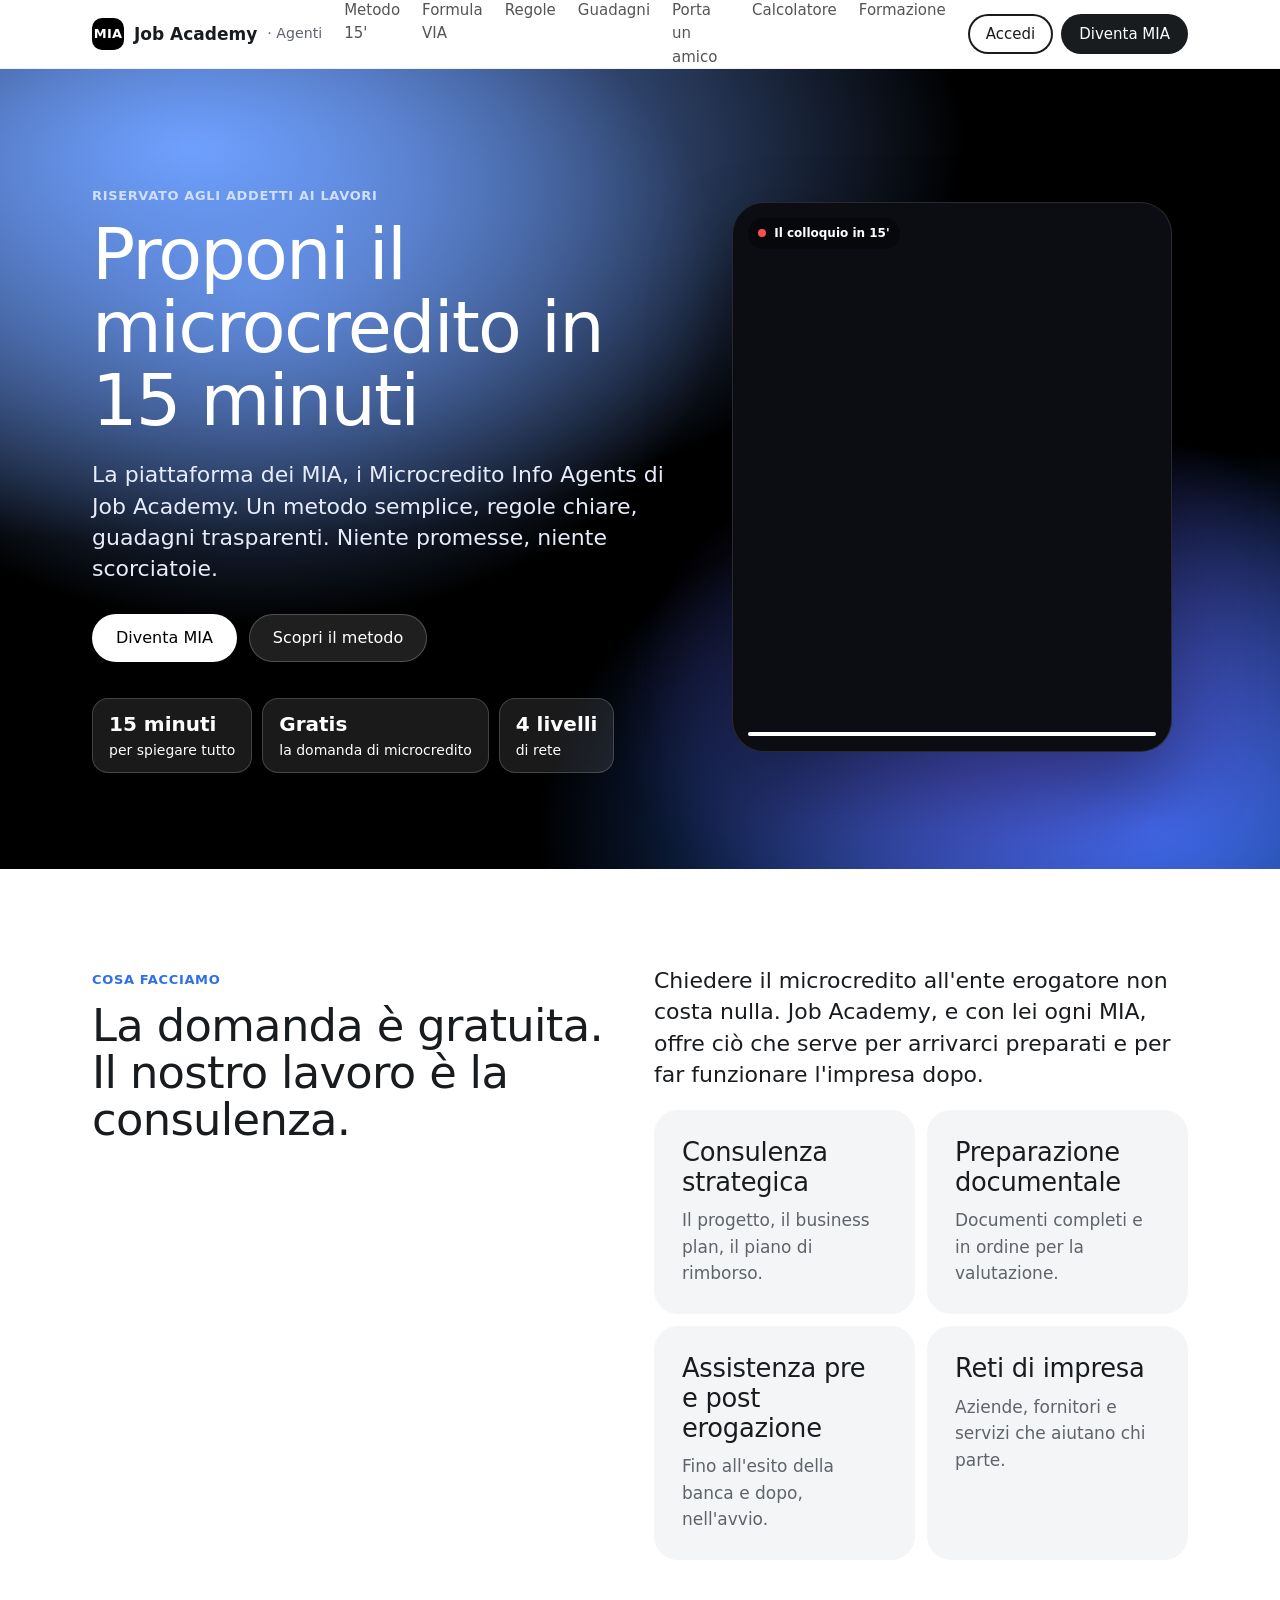
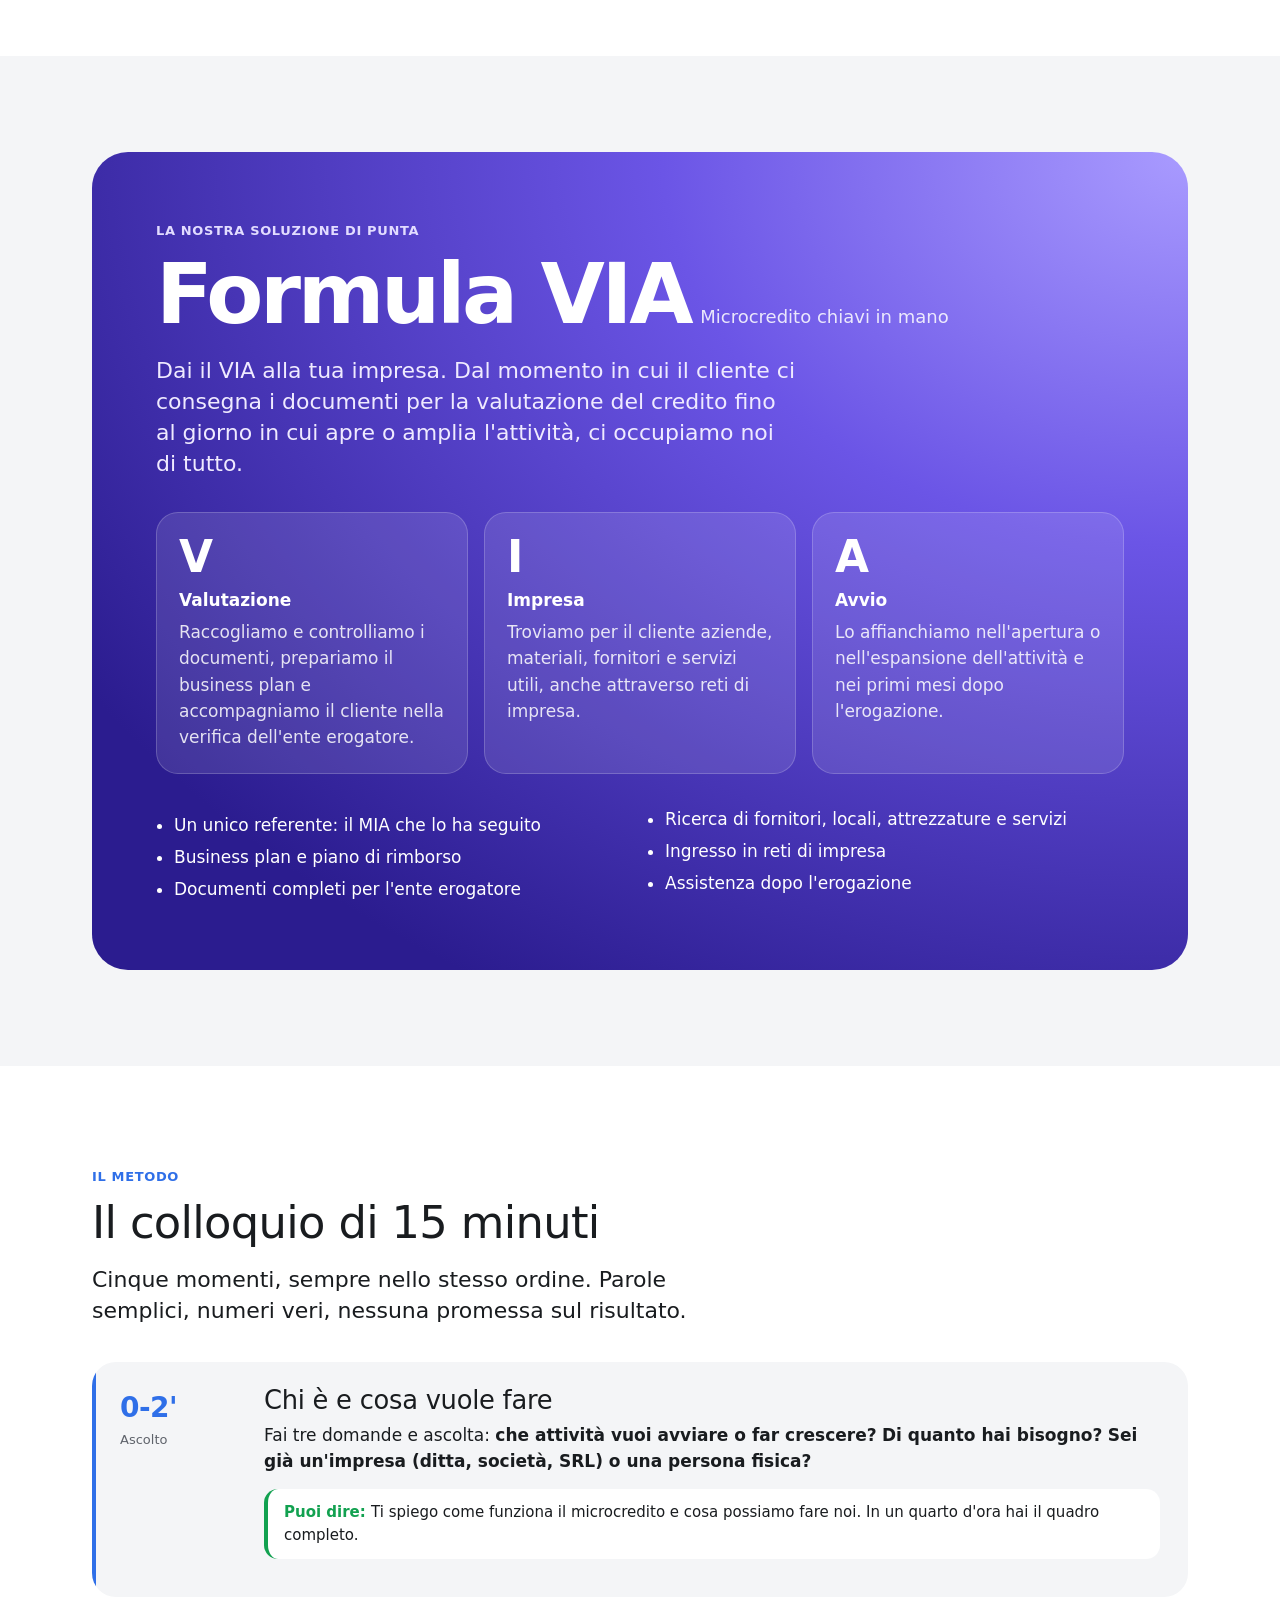
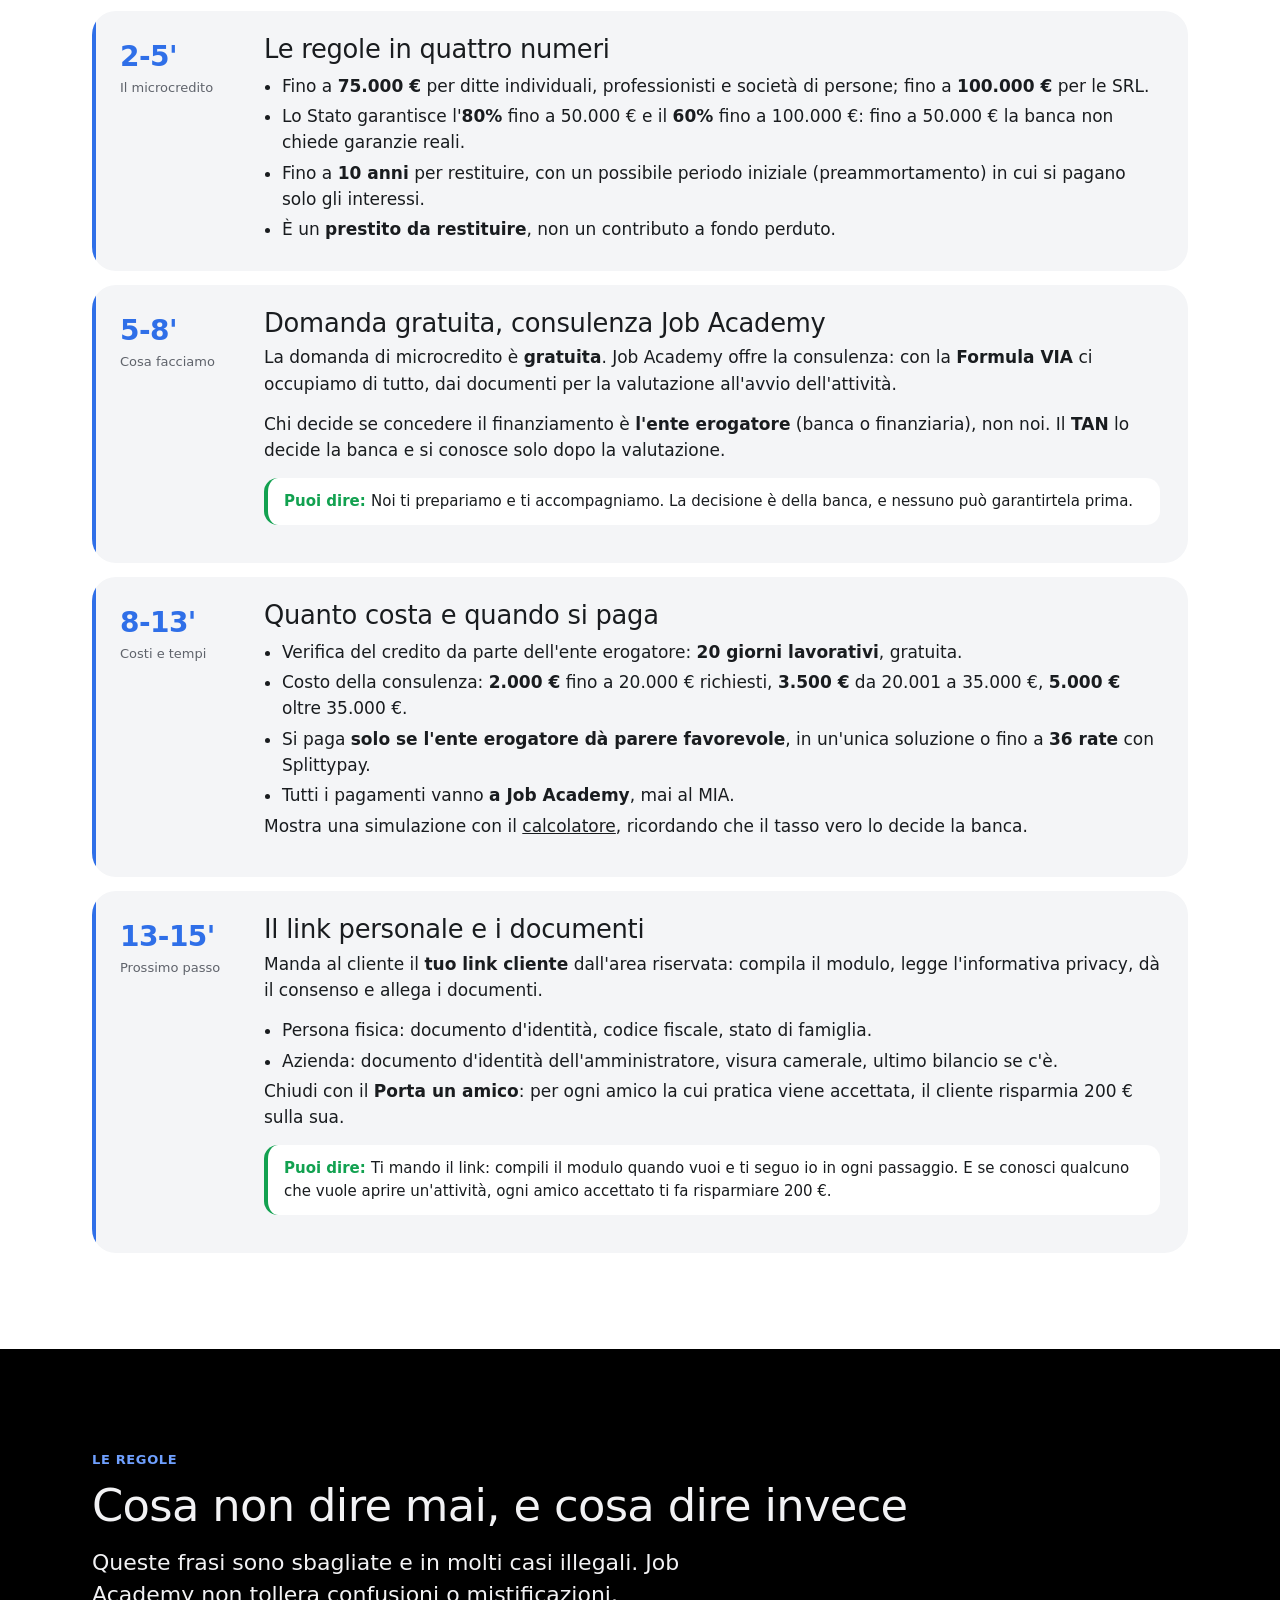
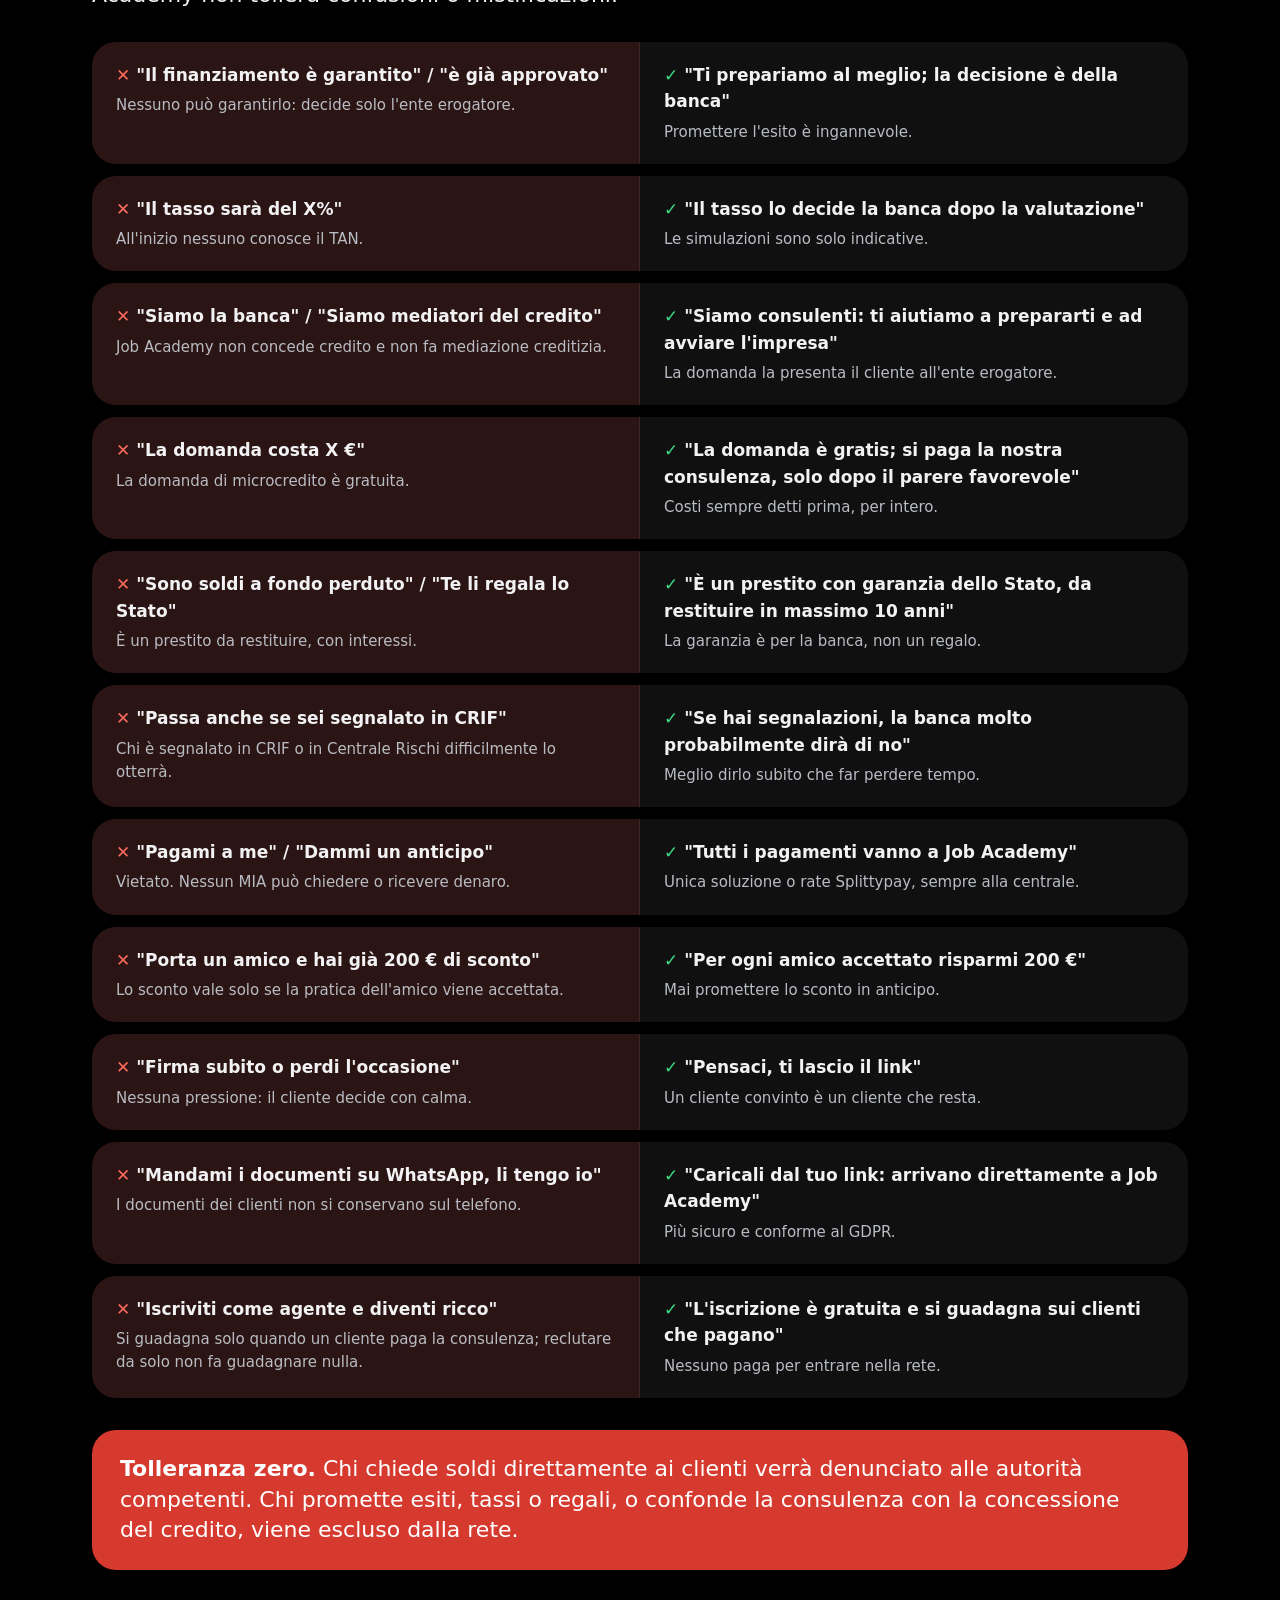
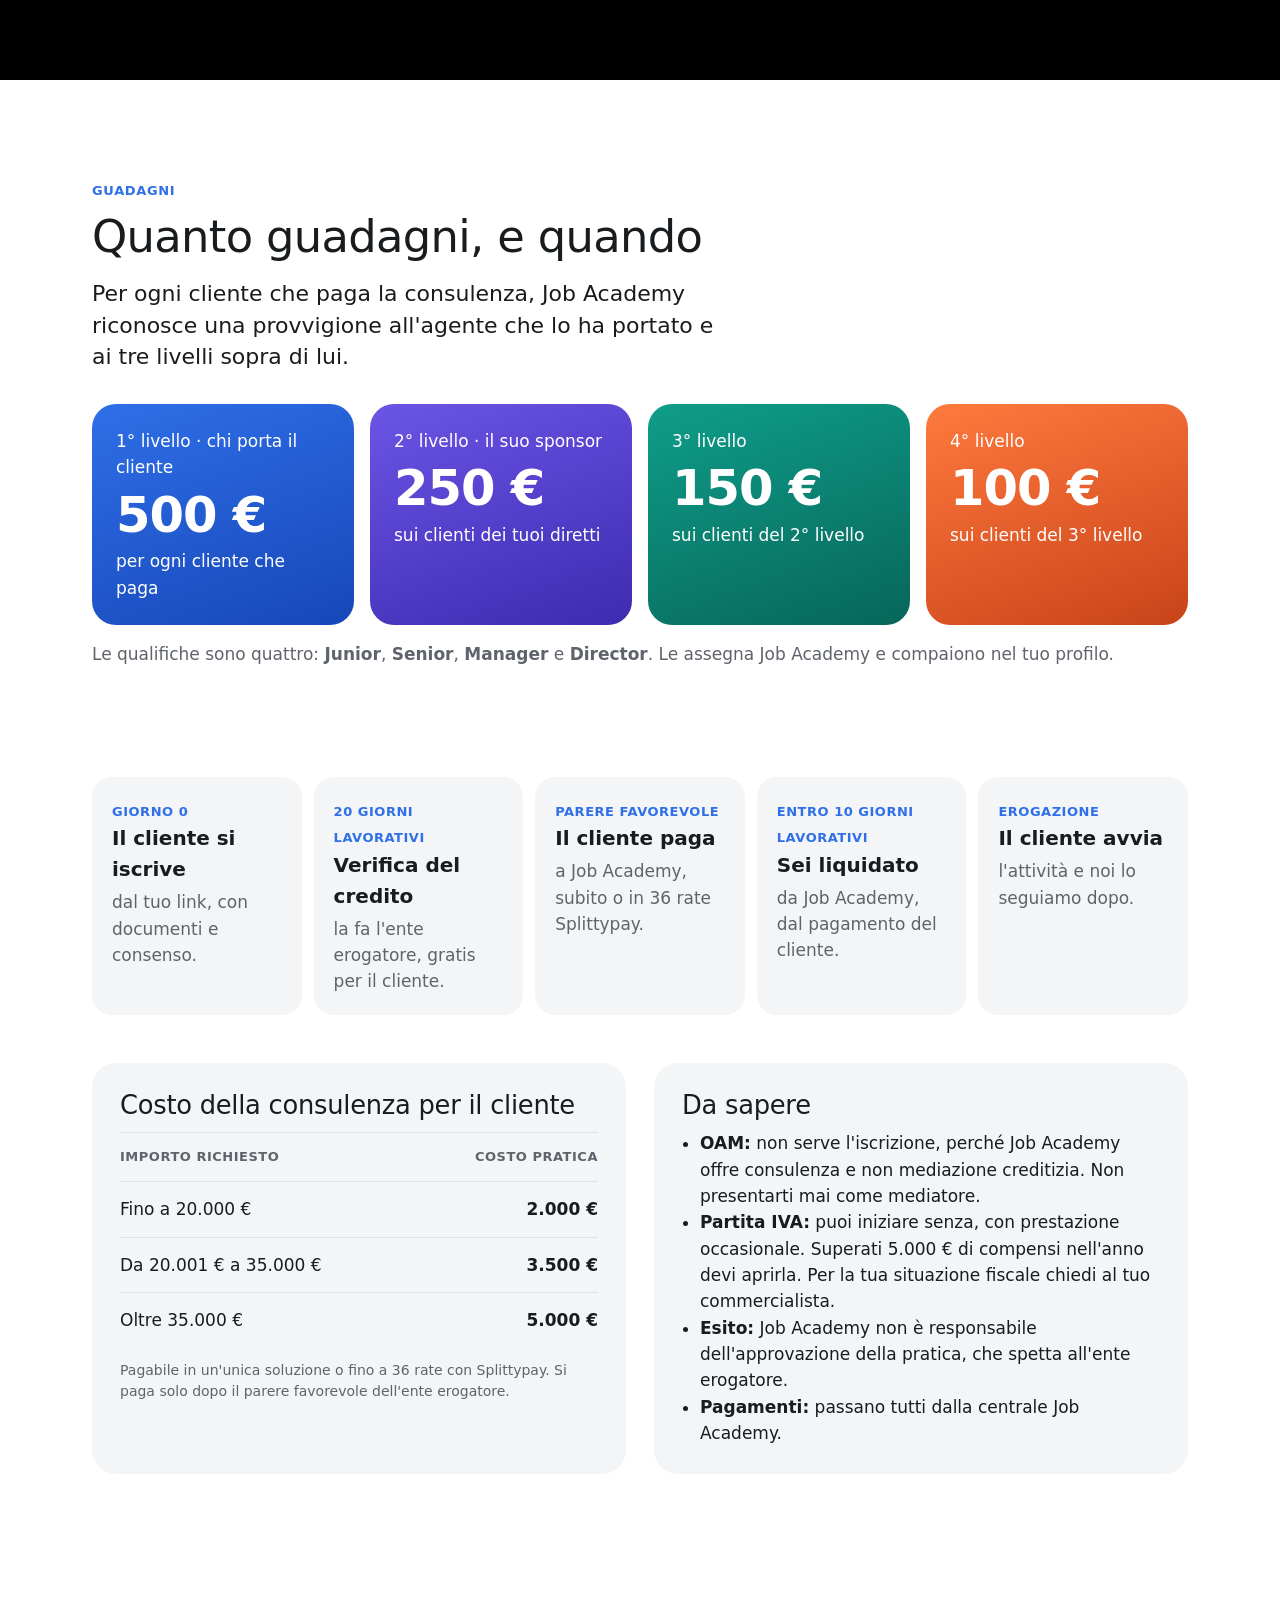
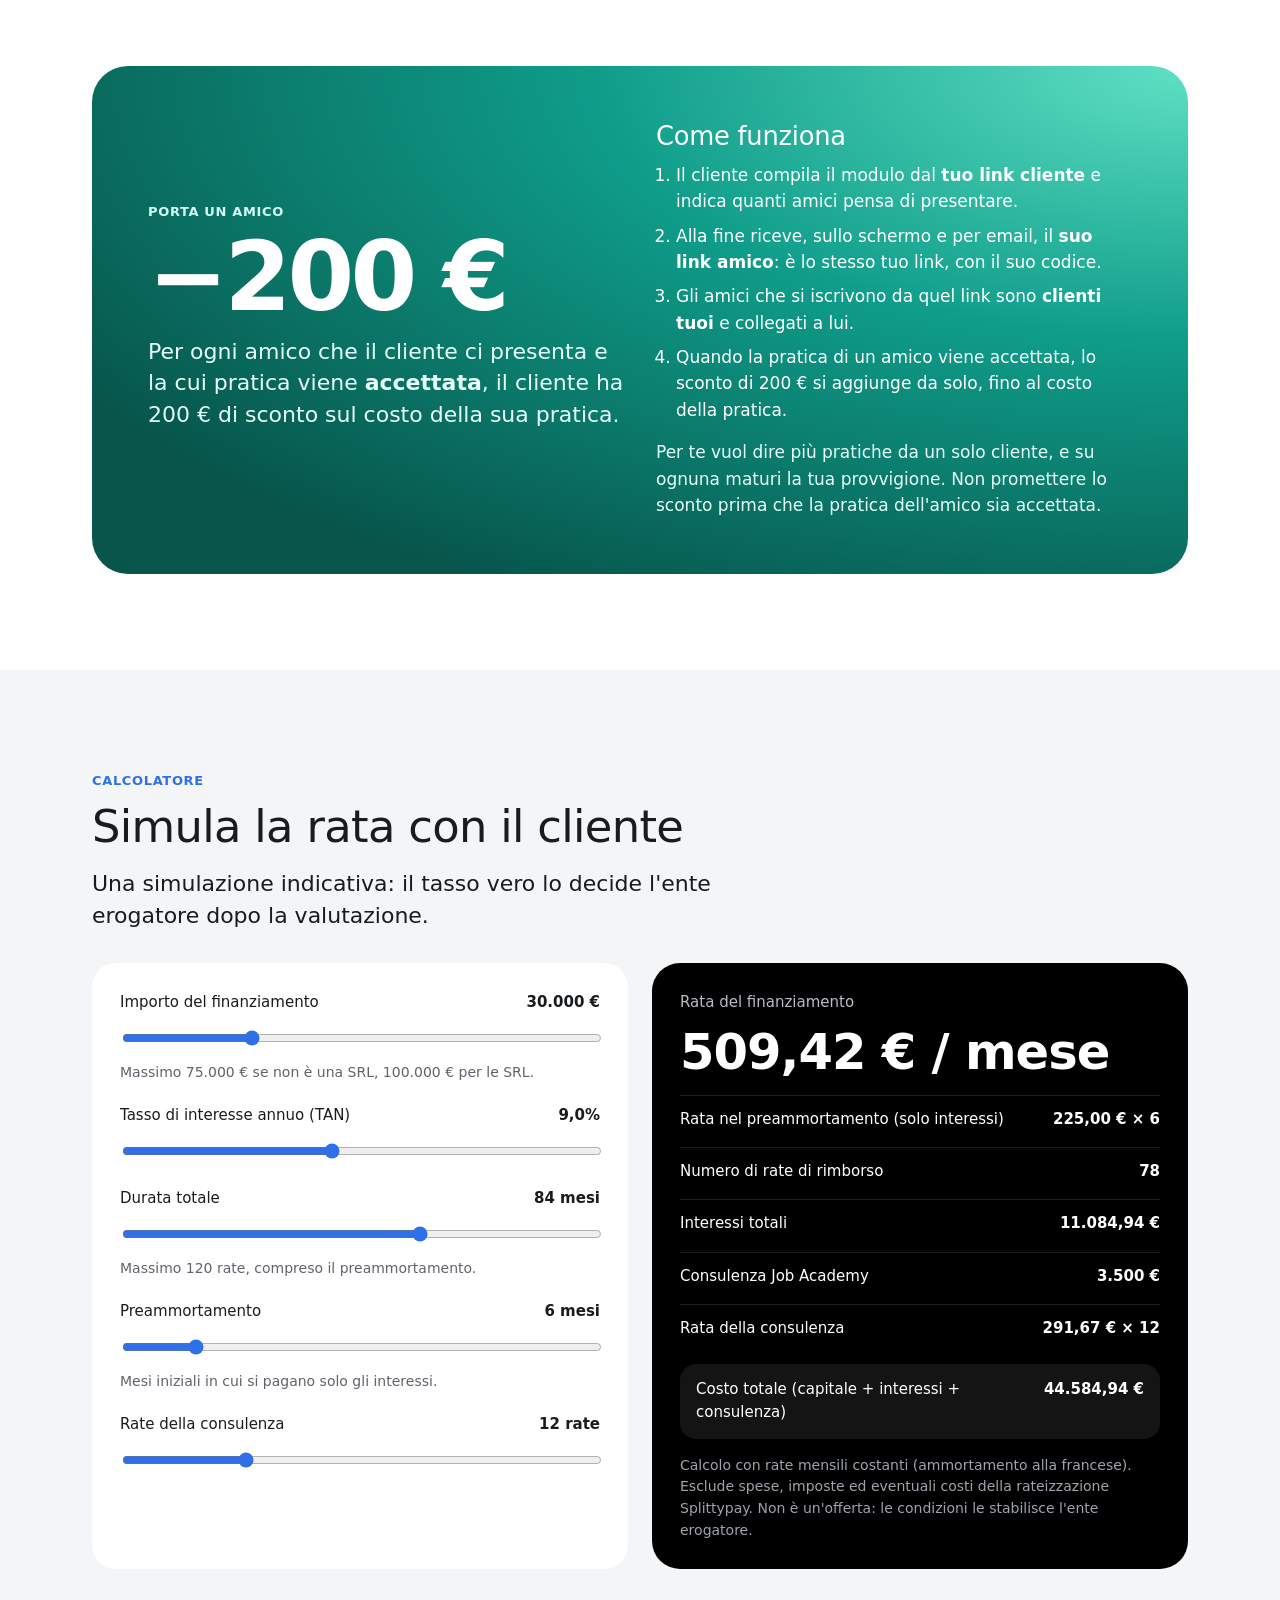
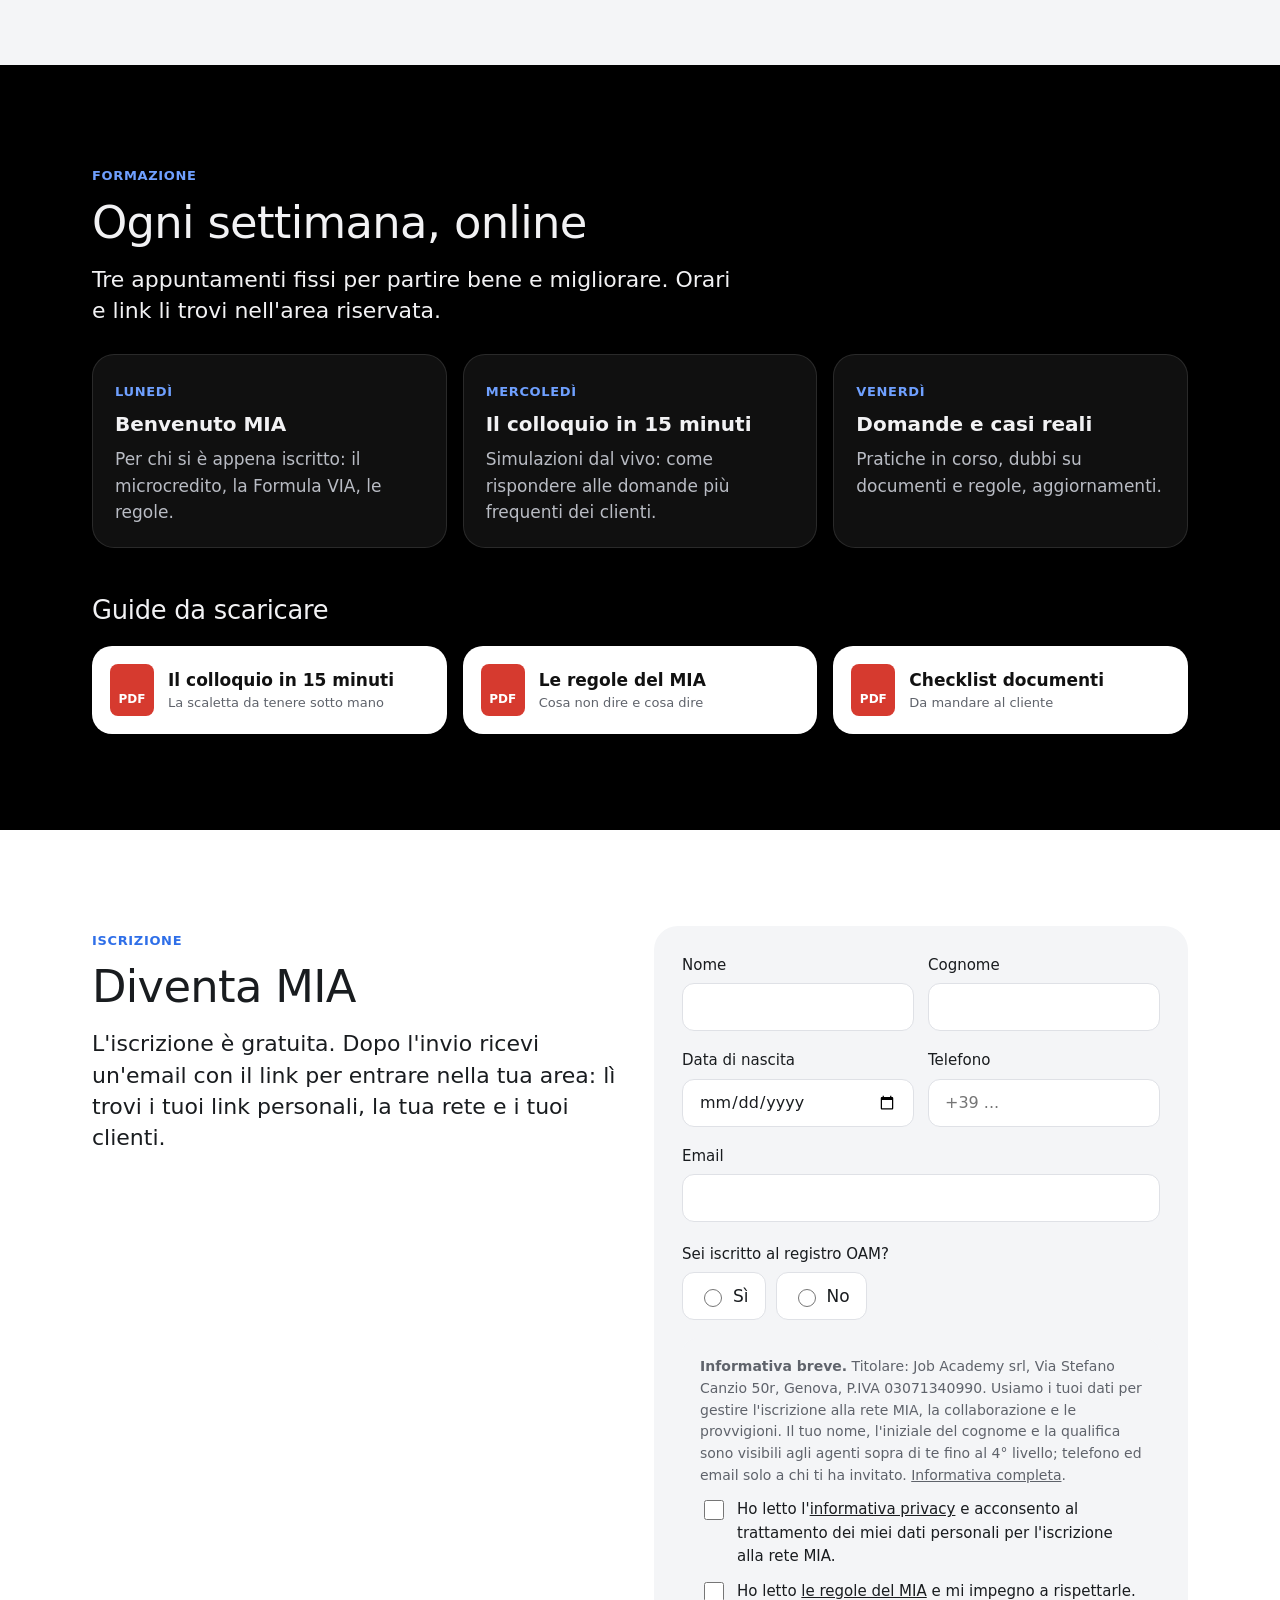
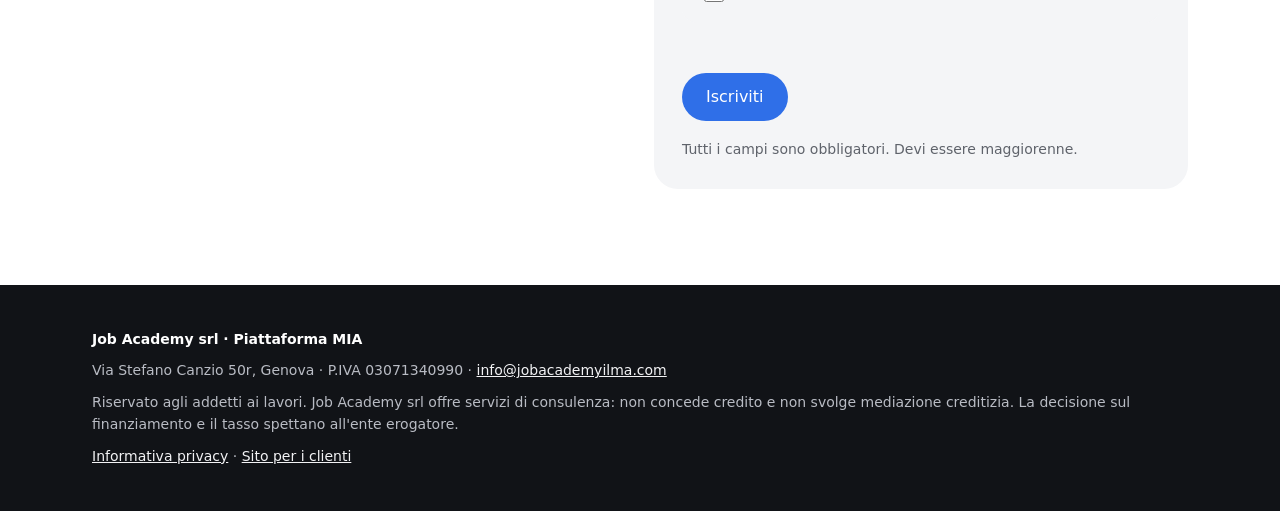
<file: index.html>
<!doctype html>
<html lang="it">
<head>
<meta charset="utf-8">
<meta name="viewport" content="width=device-width, initial-scale=1">
<title>Piattaforma MIA · Microcredito Info Agents | Job Academy srl</title>
<meta name="description" content="Area riservata ai MIA, i Microcredito Info Agents di Job Academy srl: come proporre il microcredito e la Formula VIA in 15 minuti, regole, guadagni, formazione e iscrizione.">
<meta name="robots" content="noindex, nofollow">
<meta name="theme-color" content="#000000">
<meta property="og:type" content="website">
<meta property="og:locale" content="it_IT">
<meta property="og:site_name" content="Job Academy srl">
<meta property="og:title" content="Piattaforma MIA · Proponi il microcredito in 15 minuti">
<meta property="og:description" content="Area riservata ai Microcredito Info Agents di Job Academy: metodo dei 15 minuti, Formula VIA chiavi in mano, regole, guadagni e iscrizione gratuita.">
<meta property="og:url" content="https://agenti.jobacademysrl.com/">
<meta property="og:image" content="https://agenti.jobacademysrl.com/og.png">
<meta property="og:image:width" content="1200">
<meta property="og:image:height" content="630">
<meta name="twitter:card" content="summary_large_image">
<link rel="icon" href="favicon.svg" type="image/svg+xml">
<link rel="stylesheet" href="assets/styles.css?v=9">
</head>
<body>
<header class="nav">
  <div class="wrap">
    <a class="brand" href="#top"><span class="brand-mark" aria-hidden="true">MIA</span>Job Academy <small>· Agenti</small></a>
    <nav class="nav-links" aria-label="Sezioni">
      <a href="#metodo">Metodo 15'</a><a href="#via">Formula VIA</a><a href="#regole">Regole</a><a href="#guadagni">Guadagni</a><a href="#porta-un-amico">Porta un amico</a><a href="#calcolatore">Calcolatore</a><a href="#formazione">Formazione</a>
    </nav>
    <div class="nav-cta"><a class="btn btn-sm btn-outline" href="accedi.html">Accedi</a><a class="btn btn-sm" href="#iscriviti">Diventa MIA</a></div>
  </div>
</header>

<main id="top">
  <section class="hero">
    <div class="wrap hero-grid">
      <div>
        <p class="kicker" style="color:#cfe0ff">Riservato agli addetti ai lavori</p>
        <h1>Proponi il microcredito in 15 minuti</h1>
        <p class="lead">La piattaforma dei MIA, i Microcredito Info Agents di Job Academy. Un metodo semplice, regole chiare, guadagni trasparenti. Niente promesse, niente scorciatoie.</p>
        <div class="ctas">
          <a class="btn btn-light" href="#iscriviti">Diventa MIA</a>
          <a class="btn btn-glass" href="#metodo">Scopri il metodo</a>
        </div>
        <div class="pills">
          <div class="pill"><b>15 minuti</b>per spiegare tutto</div>
          <div class="pill"><b>Gratis</b>la domanda di microcredito</div>
          <div class="pill"><b>4 livelli</b>di rete</div>
        </div>
      </div>
      <div class="scene" aria-label="Animazione: i cinque momenti del colloquio di 15 minuti">
        <span class="rec">Il colloquio in 15'</span>
        <div class="slides">
          <div class="slide"><span class="t">Minuti 0-2</span><span class="big">Ascolta</span><span class="sub">Chi è, cosa vuole fare, quanto gli serve.</span></div>
          <div class="slide"><span class="t">Minuti 2-5</span><span class="big">Fino a 100.000 €</span><span class="sub">Garanzia dello Stato, niente garanzie reali fino a 50.000 €, 10 anni per restituire.</span></div>
          <div class="slide"><span class="t">Minuti 5-8</span><span class="big">Formula VIA</span><div class="chiprow"><span>Valutazione</span><span>Impresa</span><span>Avvio</span></div><span class="sub">La domanda è gratuita. Noi offriamo la consulenza.</span></div>
          <div class="slide"><span class="t">Minuti 8-13</span><span class="big">Costi chiari</span><span class="sub">Si paga solo dopo il parere favorevole dell'ente erogatore. Anche in 36 rate.</span></div>
          <div class="slide"><span class="t">Minuti 13-15</span><span class="big">Il prossimo passo</span><span class="sub">Link personale, documenti, consenso privacy. Fatto.</span></div>
        </div>
        <div class="progress"><i></i></div>
      </div>
    </div>
  </section>

  <section id="chi-siamo">
    <div class="wrap grid2">
      <div class="reveal">
        <p class="kicker">Cosa facciamo</p>
        <h2>La domanda è gratuita. Il nostro lavoro è la consulenza.</h2>
      </div>
      <div class="reveal">
        <p class="lead">Chiedere il microcredito all'ente erogatore non costa nulla. Job Academy, e con lei ogni MIA, offre ciò che serve per arrivarci preparati e per far funzionare l'impresa dopo.</p>
        <div class="grid2" style="gap:12px;margin-top:20px">
          <div class="card"><h3>Consulenza strategica</h3><p class="muted" style="margin:0">Il progetto, il business plan, il piano di rimborso.</p></div>
          <div class="card"><h3>Preparazione documentale</h3><p class="muted" style="margin:0">Documenti completi e in ordine per la valutazione.</p></div>
          <div class="card"><h3>Assistenza pre e post erogazione</h3><p class="muted" style="margin:0">Fino all'esito della banca e dopo, nell'avvio.</p></div>
          <div class="card"><h3>Reti di impresa</h3><p class="muted" style="margin:0">Aziende, fornitori e servizi che aiutano chi parte.</p></div>
        </div>
      </div>
    </div>
  </section>

  <section id="via" class="soft">
    <div class="wrap">
      <div class="offer reveal">
        <p class="kicker" style="color:#e2dcff">La nostra soluzione di punta</p>
        <div class="logo-via">Formula VIA <small>Microcredito chiavi in mano</small></div>
        <p class="lead" style="color:#efeaff;margin-top:18px">Dai il VIA alla tua impresa. Dal momento in cui il cliente ci consegna i documenti per la valutazione del credito fino al giorno in cui apre o amplia l'attività, ci occupiamo noi di tutto.</p>
        <div class="via-letters">
          <div><b>V</b><strong>Valutazione</strong><p style="margin:6px 0 0;opacity:.85">Raccogliamo e controlliamo i documenti, prepariamo il business plan e accompagniamo il cliente nella verifica dell'ente erogatore.</p></div>
          <div><b>I</b><strong>Impresa</strong><p style="margin:6px 0 0;opacity:.85">Troviamo per il cliente aziende, materiali, fornitori e servizi utili, anche attraverso reti di impresa.</p></div>
          <div><b>A</b><strong>Avvio</strong><p style="margin:6px 0 0;opacity:.85">Lo affianchiamo nell'apertura o nell'espansione dell'attività e nei primi mesi dopo l'erogazione.</p></div>
        </div>
        <ul>
          <li>Un unico referente: il MIA che lo ha seguito</li>
          <li>Business plan e piano di rimborso</li>
          <li>Documenti completi per l'ente erogatore</li>
          <li>Ricerca di fornitori, locali, attrezzature e servizi</li>
          <li>Ingresso in reti di impresa</li>
          <li>Assistenza dopo l'erogazione</li>
        </ul>
      </div>
    </div>
  </section>

  <section id="metodo">
    <div class="wrap">
      <p class="kicker reveal">Il metodo</p>
      <h2 class="reveal">Il colloquio di 15 minuti</h2>
      <p class="lead reveal">Cinque momenti, sempre nello stesso ordine. Parole semplici, numeri veri, nessuna promessa sul risultato.</p>
      <div class="timeline">
        <div class="tstep"><div class="min">0-2'<small>Ascolto</small></div><div><h3>Chi è e cosa vuole fare</h3><p>Fai tre domande e ascolta: <strong>che attività vuoi avviare o far crescere?</strong> <strong>Di quanto hai bisogno?</strong> <strong>Sei già un'impresa (ditta, società, SRL) o una persona fisica?</strong></p><p class="say">Ti spiego come funziona il microcredito e cosa possiamo fare noi. In un quarto d'ora hai il quadro completo.</p></div></div>
        <div class="tstep"><div class="min">2-5'<small>Il microcredito</small></div><div><h3>Le regole in quattro numeri</h3><ul><li>Fino a <strong>75.000 €</strong> per ditte individuali, professionisti e società di persone; fino a <strong>100.000 €</strong> per le SRL.</li><li>Lo Stato garantisce l'<strong>80%</strong> fino a 50.000 € e il <strong>60%</strong> fino a 100.000 €: fino a 50.000 € la banca non chiede garanzie reali.</li><li>Fino a <strong>10 anni</strong> per restituire, con un possibile periodo iniziale (preammortamento) in cui si pagano solo gli interessi.</li><li>È un <strong>prestito da restituire</strong>, non un contributo a fondo perduto.</li></ul></div></div>
        <div class="tstep"><div class="min">5-8'<small>Cosa facciamo</small></div><div><h3>Domanda gratuita, consulenza Job Academy</h3><p>La domanda di microcredito è <strong>gratuita</strong>. Job Academy offre la consulenza: con la <strong>Formula VIA</strong> ci occupiamo di tutto, dai documenti per la valutazione all'avvio dell'attività.</p><p>Chi decide se concedere il finanziamento è <strong>l'ente erogatore</strong> (banca o finanziaria), non noi. Il <strong>TAN</strong> lo decide la banca e si conosce solo dopo la valutazione.</p><p class="say">Noi ti prepariamo e ti accompagniamo. La decisione è della banca, e nessuno può garantirtela prima.</p></div></div>
        <div class="tstep"><div class="min">8-13'<small>Costi e tempi</small></div><div><h3>Quanto costa e quando si paga</h3><ul><li>Verifica del credito da parte dell'ente erogatore: <strong>20 giorni lavorativi</strong>, gratuita.</li><li>Costo della consulenza: <strong>2.000 €</strong> fino a 20.000 € richiesti, <strong>3.500 €</strong> da 20.001 a 35.000 €, <strong>5.000 €</strong> oltre 35.000 €.</li><li>Si paga <strong>solo se l'ente erogatore dà parere favorevole</strong>, in un'unica soluzione o fino a <strong>36 rate</strong> con Splittypay.</li><li>Tutti i pagamenti vanno <strong>a Job Academy</strong>, mai al MIA.</li></ul><p>Mostra una simulazione con il <a href="#calcolatore">calcolatore</a>, ricordando che il tasso vero lo decide la banca.</p></div></div>
        <div class="tstep"><div class="min">13-15'<small>Prossimo passo</small></div><div><h3>Il link personale e i documenti</h3><p>Manda al cliente il <strong>tuo link cliente</strong> dall'area riservata: compila il modulo, legge l'informativa privacy, dà il consenso e allega i documenti.</p><ul><li>Persona fisica: documento d'identità, codice fiscale, stato di famiglia.</li><li>Azienda: documento d'identità dell'amministratore, visura camerale, ultimo bilancio se c'è.</li></ul><p>Chiudi con il <strong>Porta un amico</strong>: per ogni amico la cui pratica viene accettata, il cliente risparmia 200 € sulla sua.</p><p class="say">Ti mando il link: compili il modulo quando vuoi e ti seguo io in ogni passaggio. E se conosci qualcuno che vuole aprire un'attività, ogni amico accettato ti fa risparmiare 200 €.</p></div></div>
      </div>
    </div>
  </section>

  <section id="regole" class="dark">
    <div class="wrap">
      <p class="kicker reveal">Le regole</p>
      <h2 class="reveal">Cosa non dire mai, e cosa dire invece</h2>
      <p class="lead reveal">Queste frasi sono sbagliate e in molti casi illegali. Job Academy non tollera confusioni o mistificazioni.</p>
      <div style="margin-top:32px">
        <div class="rule reveal"><div class="no"><b>"Il finanziamento è garantito" / "è già approvato"</b><p>Nessuno può garantirlo: decide solo l'ente erogatore.</p></div><div class="yes"><b>"Ti prepariamo al meglio; la decisione è della banca"</b><p>Promettere l'esito è ingannevole.</p></div></div>
        <div class="rule reveal"><div class="no"><b>"Il tasso sarà del X%"</b><p>All'inizio nessuno conosce il TAN.</p></div><div class="yes"><b>"Il tasso lo decide la banca dopo la valutazione"</b><p>Le simulazioni sono solo indicative.</p></div></div>
        <div class="rule reveal"><div class="no"><b>"Siamo la banca" / "Siamo mediatori del credito"</b><p>Job Academy non concede credito e non fa mediazione creditizia.</p></div><div class="yes"><b>"Siamo consulenti: ti aiutiamo a prepararti e ad avviare l'impresa"</b><p>La domanda la presenta il cliente all'ente erogatore.</p></div></div>
        <div class="rule reveal"><div class="no"><b>"La domanda costa X €"</b><p>La domanda di microcredito è gratuita.</p></div><div class="yes"><b>"La domanda è gratis; si paga la nostra consulenza, solo dopo il parere favorevole"</b><p>Costi sempre detti prima, per intero.</p></div></div>
        <div class="rule reveal"><div class="no"><b>"Sono soldi a fondo perduto" / "Te li regala lo Stato"</b><p>È un prestito da restituire, con interessi.</p></div><div class="yes"><b>"È un prestito con garanzia dello Stato, da restituire in massimo 10 anni"</b><p>La garanzia è per la banca, non un regalo.</p></div></div>
        <div class="rule reveal"><div class="no"><b>"Passa anche se sei segnalato in CRIF"</b><p>Chi è segnalato in CRIF o in Centrale Rischi difficilmente lo otterrà.</p></div><div class="yes"><b>"Se hai segnalazioni, la banca molto probabilmente dirà di no"</b><p>Meglio dirlo subito che far perdere tempo.</p></div></div>
        <div class="rule reveal"><div class="no"><b>"Pagami a me" / "Dammi un anticipo"</b><p>Vietato. Nessun MIA può chiedere o ricevere denaro.</p></div><div class="yes"><b>"Tutti i pagamenti vanno a Job Academy"</b><p>Unica soluzione o rate Splittypay, sempre alla centrale.</p></div></div>
        <div class="rule reveal"><div class="no"><b>"Porta un amico e hai già 200 € di sconto"</b><p>Lo sconto vale solo se la pratica dell'amico viene accettata.</p></div><div class="yes"><b>"Per ogni amico accettato risparmi 200 €"</b><p>Mai promettere lo sconto in anticipo.</p></div></div>
        <div class="rule reveal"><div class="no"><b>"Firma subito o perdi l'occasione"</b><p>Nessuna pressione: il cliente decide con calma.</p></div><div class="yes"><b>"Pensaci, ti lascio il link"</b><p>Un cliente convinto è un cliente che resta.</p></div></div>
        <div class="rule reveal"><div class="no"><b>"Mandami i documenti su WhatsApp, li tengo io"</b><p>I documenti dei clienti non si conservano sul telefono.</p></div><div class="yes"><b>"Caricali dal tuo link: arrivano direttamente a Job Academy"</b><p>Più sicuro e conforme al GDPR.</p></div></div>
        <div class="rule reveal"><div class="no"><b>"Iscriviti come agente e diventi ricco"</b><p>Si guadagna solo quando un cliente paga la consulenza; reclutare da solo non fa guadagnare nulla.</p></div><div class="yes"><b>"L'iscrizione è gratuita e si guadagna sui clienti che pagano"</b><p>Nessuno paga per entrare nella rete.</p></div></div>
      </div>
      <p class="warning reveal"><strong>Tolleranza zero.</strong> Chi chiede soldi direttamente ai clienti verrà denunciato alle autorità competenti. Chi promette esiti, tassi o regali, o confonde la consulenza con la concessione del credito, viene escluso dalla rete.</p>
    </div>
  </section>

  <section id="guadagni">
    <div class="wrap">
      <p class="kicker reveal">Guadagni</p>
      <h2 class="reveal">Quanto guadagni, e quando</h2>
      <p class="lead reveal">Per ogni cliente che paga la consulenza, Job Academy riconosce una provvigione all'agente che lo ha portato e ai tre livelli sopra di lui.</p>
      <div class="levels">
        <div class="level reveal"><span>1° livello · chi porta il cliente</span><b>500 €</b><span>per ogni cliente che paga</span></div>
        <div class="level reveal"><span>2° livello · il suo sponsor</span><b>250 €</b><span>sui clienti dei tuoi diretti</span></div>
        <div class="level reveal"><span>3° livello</span><b>150 €</b><span>sui clienti del 2° livello</span></div>
        <div class="level reveal"><span>4° livello</span><b>100 €</b><span>sui clienti del 3° livello</span></div>
      </div>
      <p class="muted reveal" style="margin-top:16px">Le qualifiche sono quattro: <strong>Junior</strong>, <strong>Senior</strong>, <strong>Manager</strong> e <strong>Director</strong>. Le assegna Job Academy e compaiono nel tuo profilo.</p>

      <h3 class="reveal" style="margin-top:48px">I tempi, passo per passo</h3>
      <div class="flow">
        <div class="reveal"><span class="when">Giorno 0</span><b>Il cliente si iscrive</b><span class="muted">dal tuo link, con documenti e consenso.</span></div>
        <div class="reveal"><span class="when">20 giorni lavorativi</span><b>Verifica del credito</b><span class="muted">la fa l'ente erogatore, gratis per il cliente.</span></div>
        <div class="reveal"><span class="when">Parere favorevole</span><b>Il cliente paga</b><span class="muted">a Job Academy, subito o in 36 rate Splittypay.</span></div>
        <div class="reveal"><span class="when">Entro 10 giorni lavorativi</span><b>Sei liquidato</b><span class="muted">da Job Academy, dal pagamento del cliente.</span></div>
        <div class="reveal"><span class="when">Erogazione</span><b>Il cliente avvia</b><span class="muted">l'attività e noi lo seguiamo dopo.</span></div>
      </div>

      <div class="grid2" style="margin-top:48px">
        <div class="card reveal">
          <h3>Costo della consulenza per il cliente</h3>
          <table class="price">
            <tr><th>Importo richiesto</th><th>Costo pratica</th></tr>
            <tr><td>Fino a 20.000 €</td><td>2.000 €</td></tr>
            <tr><td>Da 20.001 € a 35.000 €</td><td>3.500 €</td></tr>
            <tr><td>Oltre 35.000 €</td><td>5.000 €</td></tr>
          </table>
          <p class="small muted" style="margin-top:12px">Pagabile in un'unica soluzione o fino a 36 rate con Splittypay. Si paga solo dopo il parere favorevole dell'ente erogatore.</p>
        </div>
        <div class="card reveal">
          <h3>Da sapere</h3>
          <ul style="padding-left:18px;margin:0">
            <li><strong>OAM:</strong> non serve l'iscrizione, perché Job Academy offre consulenza e non mediazione creditizia. Non presentarti mai come mediatore.</li>
            <li><strong>Partita IVA:</strong> puoi iniziare senza, con prestazione occasionale. Superati 5.000 € di compensi nell'anno devi aprirla. Per la tua situazione fiscale chiedi al tuo commercialista.</li>
            <li><strong>Esito:</strong> Job Academy non è responsabile dell'approvazione della pratica, che spetta all'ente erogatore.</li>
            <li><strong>Pagamenti:</strong> passano tutti dalla centrale Job Academy.</li>
          </ul>
        </div>
      </div>
    </div>
  </section>

  <section id="porta-un-amico">
    <div class="wrap">
      <div class="friend reveal">
        <div>
          <p class="kicker" style="color:#d4fff4">Porta un amico</p>
          <div class="big">−200 €</div>
          <p class="lead" style="color:#e6fff9;margin-top:16px">Per ogni amico che il cliente ci presenta e la cui pratica viene <strong>accettata</strong>, il cliente ha 200 € di sconto sul costo della sua pratica.</p>
        </div>
        <div>
          <h3>Come funziona</h3>
          <ol>
            <li>Il cliente compila il modulo dal <strong>tuo link cliente</strong> e indica quanti amici pensa di presentare.</li>
            <li>Alla fine riceve, sullo schermo e per email, il <strong>suo link amico</strong>: è lo stesso tuo link, con il suo codice.</li>
            <li>Gli amici che si iscrivono da quel link sono <strong>clienti tuoi</strong> e collegati a lui.</li>
            <li>Quando la pratica di un amico viene accettata, lo sconto di 200 € si aggiunge da solo, fino al costo della pratica.</li>
          </ol>
          <p style="margin:16px 0 0;color:#e6fff9">Per te vuol dire più pratiche da un solo cliente, e su ognuna maturi la tua provvigione. Non promettere lo sconto prima che la pratica dell'amico sia accettata.</p>
        </div>
      </div>
    </div>
  </section>

  <section id="calcolatore" class="soft">
    <div class="wrap">
      <p class="kicker reveal">Calcolatore</p>
      <h2 class="reveal">Simula la rata con il cliente</h2>
      <p class="lead reveal">Una simulazione indicativa: il tasso vero lo decide l'ente erogatore dopo la valutazione.</p>
      <div class="calc">
        <div class="card" id="calc-in">
          <div class="field"><label for="c-imp">Importo del finanziamento <output id="o-imp"></output></label><input type="range" id="c-imp" min="5000" max="100000" step="1000" value="30000"><span class="small muted">Massimo 75.000 € se non è una SRL, 100.000 € per le SRL.</span></div>
          <div class="field"><label for="c-tan">Tasso di interesse annuo (TAN) <output id="o-tan"></output></label><input type="range" id="c-tan" min="6" max="12.9" step="0.1" value="9"></div>
          <div class="field"><label for="c-dur">Durata totale <output id="o-dur"></output></label><input type="range" id="c-dur" min="24" max="120" step="6" value="84"><span class="small muted">Massimo 120 rate, compreso il preammortamento.</span></div>
          <div class="field"><label for="c-pre">Preammortamento <output id="o-pre"></output></label><input type="range" id="c-pre" min="3" max="24" step="1" value="6"><span class="small muted">Mesi iniziali in cui si pagano solo gli interessi.</span></div>
          <div class="field" style="margin:0"><label for="c-rc">Rate della consulenza <output id="o-rc"></output></label><input type="range" id="c-rc" min="4" max="36" step="1" value="12"></div>
        </div>
        <div class="result" aria-live="polite">
          <div class="hl">Rata del finanziamento<b id="r-rata">—</b></div>
          <div class="row"><span>Rata nel preammortamento (solo interessi)</span><b id="r-pre">—</b></div>
          <div class="row"><span>Numero di rate di rimborso</span><b id="r-n">—</b></div>
          <div class="row"><span>Interessi totali</span><b id="r-int">—</b></div>
          <div class="row"><span>Consulenza Job Academy</span><b id="r-cons">—</b></div>
          <div class="row"><span>Rata della consulenza</span><b id="r-rcons">—</b></div>
          <div class="row total"><span>Costo totale (capitale + interessi + consulenza)</span><b id="r-tot">—</b></div>
          <p class="small" style="color:#9ea3ad;margin:12px 0 0">Calcolo con rate mensili costanti (ammortamento alla francese). Esclude spese, imposte ed eventuali costi della rateizzazione Splittypay. Non è un'offerta: le condizioni le stabilisce l'ente erogatore.</p>
        </div>
      </div>
    </div>
  </section>

  <section id="formazione" class="dark">
    <div class="wrap">
      <p class="kicker reveal">Formazione</p>
      <h2 class="reveal">Ogni settimana, online</h2>
      <p class="lead reveal">Tre appuntamenti fissi per partire bene e migliorare. Orari e link li trovi nell'area riservata.</p>
      <div class="week">
        <div class="reveal"><span class="day">Lunedì</span><b>Benvenuto MIA</b><span class="muted">Per chi si è appena iscritto: il microcredito, la Formula VIA, le regole.</span></div>
        <div class="reveal"><span class="day">Mercoledì</span><b>Il colloquio in 15 minuti</b><span class="muted">Simulazioni dal vivo: come rispondere alle domande più frequenti dei clienti.</span></div>
        <div class="reveal"><span class="day">Venerdì</span><b>Domande e casi reali</b><span class="muted">Pratiche in corso, dubbi su documenti e regole, aggiornamenti.</span></div>
      </div>
      <h3 class="reveal" style="margin-top:48px">Guide da scaricare</h3>
      <div class="downloads">
        <a class="dl reveal" href="guide/guida-15-minuti.pdf" download><i>PDF</i><span><b>Il colloquio in 15 minuti</b><small>La scaletta da tenere sotto mano</small></span></a>
        <a class="dl reveal" href="guide/regole-mia.pdf" download><i>PDF</i><span><b>Le regole del MIA</b><small>Cosa non dire e cosa dire</small></span></a>
        <a class="dl reveal" href="guide/checklist-documenti.pdf" download><i>PDF</i><span><b>Checklist documenti</b><small>Da mandare al cliente</small></span></a>
      </div>
    </div>
  </section>

  <section id="iscriviti">
    <div class="wrap grid2">
      <div class="reveal">
        <p class="kicker">Iscrizione</p>
        <h2>Diventa MIA</h2>
        <p class="lead">L'iscrizione è gratuita. Dopo l'invio ricevi un'email con il link per entrare nella tua area: lì trovi i tuoi link personali, la tua rete e i tuoi clienti.</p>
        <p id="invited" hidden></p>
      </div>
      <div class="card reveal" id="reg-card">
        <form id="reg" action="#" novalidate>
          <div class="row">
            <label class="f">Nome<input type="text" name="nome" autocomplete="given-name" required></label>
            <label class="f">Cognome<input type="text" name="cognome" autocomplete="family-name" required></label>
          </div>
          <div class="row">
            <label class="f">Data di nascita<input type="date" name="data_nascita" required></label>
            <label class="f">Telefono<input type="tel" name="telefono" autocomplete="tel" placeholder="+39 ..." required></label>
          </div>
          <label class="f">Email<input type="email" name="email" autocomplete="email" required></label>
          <div><span style="font-weight:500;font-size:15px">Sei iscritto al registro OAM?</span>
            <div class="radio"><label><input type="radio" name="oam" value="true" required>Sì</label><label><input type="radio" name="oam" value="false">No</label></div>
          </div>
          <div class="gdpr">
            <p><strong>Informativa breve.</strong> Titolare: Job Academy srl, Via Stefano Canzio 50r, Genova, P.IVA 03071340990. Usiamo i tuoi dati per gestire l'iscrizione alla rete MIA, la collaborazione e le provvigioni. Il tuo nome, l'iniziale del cognome e la qualifica sono visibili agli agenti sopra di te fino al 4° livello; telefono ed email solo a chi ti ha invitato. <a href="privacy.html" target="_blank" rel="noopener">Informativa completa</a>.</p>
            <label class="check"><input type="checkbox" name="consenso" required><span>Ho letto l'<a href="privacy.html" target="_blank" rel="noopener">informativa privacy</a> e acconsento al trattamento dei miei dati personali per l'iscrizione alla rete MIA.</span></label>
            <label class="check"><input type="checkbox" name="regole" required><span>Ho letto <a href="#regole">le regole del MIA</a> e mi impegno a rispettarle.</span></label>
          </div>
          <p class="err" aria-live="polite"></p>
          <div><button class="btn btn-blue" type="submit">Iscriviti</button></div>
          <p class="small muted" style="margin:0">Tutti i campi sono obbligatori. Devi essere maggiorenne.</p>
        </form>
      </div>
    </div>
  </section>
</main>

<footer>
  <div class="wrap">
    <strong style="color:#fff">Job Academy srl · Piattaforma MIA</strong>
    <span>Via Stefano Canzio 50r, Genova · P.IVA 03071340990 · <a href="mailto:info@jobacademyilma.com">info@jobacademyilma.com</a></span>
    <span>Riservato agli addetti ai lavori. Job Academy srl offre servizi di consulenza: non concede credito e non svolge mediazione creditizia. La decisione sul finanziamento e il tasso spettano all'ente erogatore.</span>
    <span><a href="privacy.html">Informativa privacy</a> · <a href="https://microcredito.jobacademysrl.com">Sito per i clienti</a></span>
  </div>
</footer>

<script src="config.js?v=9"></script>
<script src="vendor/supabase.js"></script>
<script src="assets/common.js?v=9"></script>
<script src="assets/home.js?v=9"></script>
</body>
</html>
</file>
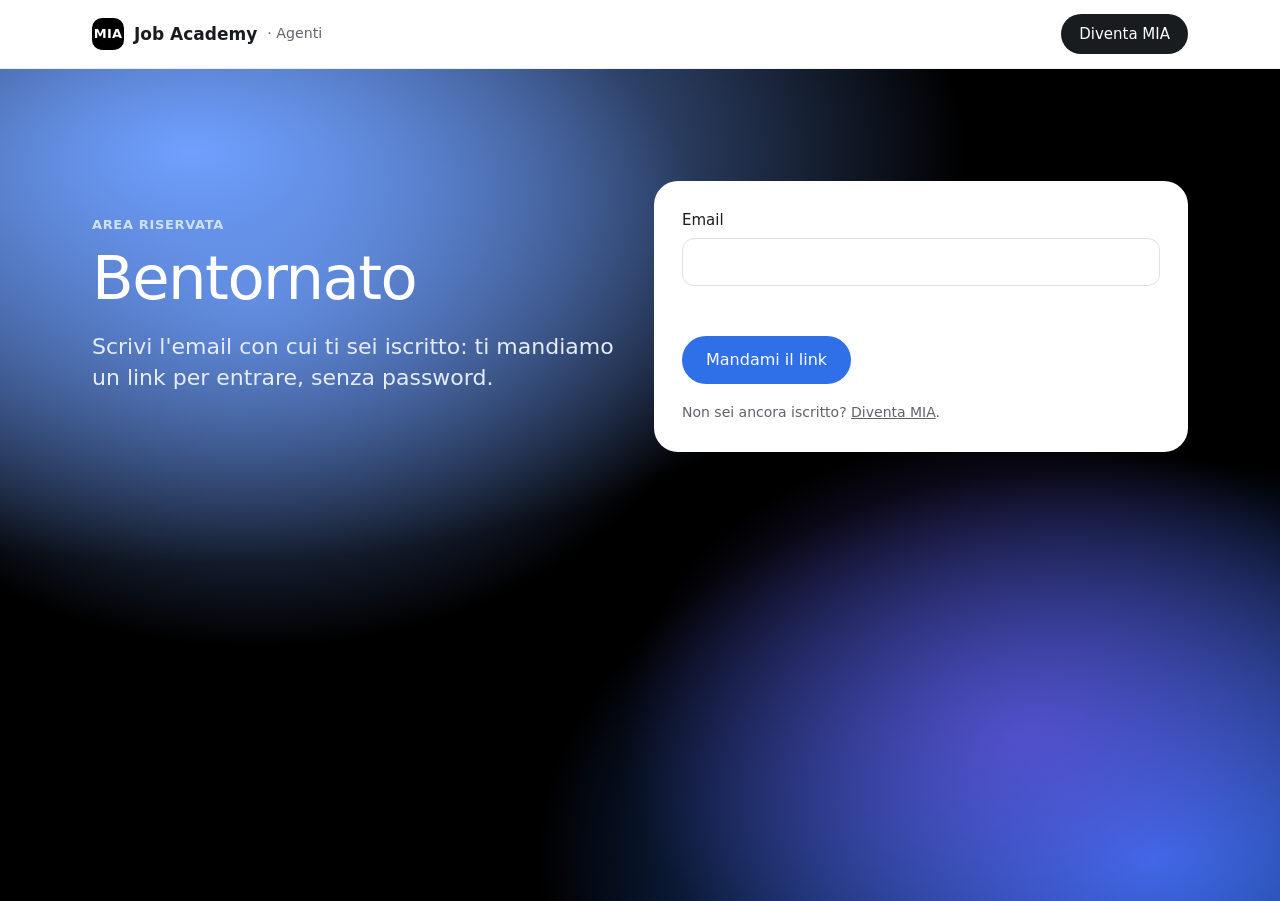
<file: accedi.html>
<!doctype html>
<html lang="it">
<head>
<meta charset="utf-8">
<meta name="viewport" content="width=device-width, initial-scale=1">
<title>Accedi · Piattaforma MIA | Job Academy srl</title>
<meta name="robots" content="noindex, nofollow">
<meta property="og:type" content="website">
<meta property="og:locale" content="it_IT">
<meta property="og:site_name" content="Job Academy srl">
<meta property="og:title" content="Accedi · Piattaforma MIA">
<meta property="og:description" content="Area riservata ai Microcredito Info Agents di Job Academy.">
<meta property="og:url" content="https://agenti.jobacademysrl.com/accedi.html">
<meta property="og:image" content="https://agenti.jobacademysrl.com/og.png">
<meta property="og:image:width" content="1200">
<meta property="og:image:height" content="630">
<meta name="twitter:card" content="summary_large_image">
<link rel="icon" href="favicon.svg" type="image/svg+xml">
<link rel="stylesheet" href="assets/styles.css?v=9">
</head>
<body>
<header class="nav"><div class="wrap"><a class="brand" href="./"><span class="brand-mark" aria-hidden="true">MIA</span>Job Academy <small>· Agenti</small></a><div class="nav-cta"><a class="btn btn-sm" href="./#iscriviti">Diventa MIA</a></div></div></header>
<main>
  <section class="hero" style="min-height:calc(100vh - 68px)">
    <div class="wrap grid2" style="align-items:center">
      <div>
        <p class="kicker" style="color:#cfe0ff">Area riservata</p>
        <h1 style="font-size:clamp(40px,1.4rem + 3vw,64px)">Bentornato</h1>
        <p class="lead">Scrivi l'email con cui ti sei iscritto: ti mandiamo un link per entrare, senza password.</p>
      </div>
      <div class="card" id="login-card" style="background:#fff;color:#191c1f">
        <form id="login" action="#" novalidate>
          <label class="f">Email<input type="email" name="email" autocomplete="email" required></label>
          <p class="err" aria-live="polite"></p>
          <div><button class="btn btn-blue" type="submit">Mandami il link</button></div>
          <p class="small muted" style="margin:0">Non sei ancora iscritto? <a href="./#iscriviti">Diventa MIA</a>.</p>
        </form>
      </div>
    </div>
  </section>
</main>
<script src="config.js?v=9"></script>
<script src="vendor/supabase.js"></script>
<script src="assets/common.js?v=9"></script>
<script>
(function () {
  var form = document.getElementById('login'), card = document.getElementById('login-card');
  if (MIA.offline(card)) return;
  MIA.db.auth.getSession().then(function (r) { if (r.data.session) location.replace('area.html'); });
  form.addEventListener('submit', function (e) {
    e.preventDefault();
    var err = form.querySelector('.err'), btn = form.querySelector('button'), email = form.elements.email.value.trim();
    if (!form.checkValidity()) { err.textContent = 'Scrivi un indirizzo email valido.'; return; }
    btn.disabled = true; btn.textContent = 'Invio…';
    MIA.db.auth.signInWithOtp({ email: email, options: { shouldCreateUser: false, emailRedirectTo: MIA.base + 'area.html' } }).then(function (r) {
      if (r.error) throw r.error;
      card.innerHTML = '<div class="ok-box"><h3>Controlla la tua email</h3><p style="margin:0">Se <strong>' + MIA.esc(email) + '</strong> è iscritto, ti è arrivato il link per entrare. Guarda anche nella posta indesiderata.</p></div>';
    }).catch(function (e2) {
      // an unknown email gets the same answer, so nobody can probe who is registered
      if (/signups not allowed|not found/i.test(e2.message || '')) { card.innerHTML = '<div class="ok-box"><h3>Controlla la tua email</h3><p style="margin:0">Se <strong>' + MIA.esc(email) + '</strong> è iscritto, ti è arrivato il link per entrare.</p></div>'; return; }
      err.textContent = MIA.errMsg(e2); btn.disabled = false; btn.textContent = 'Mandami il link';
    });
  });
})();
</script>
</body>
</html>
</file>
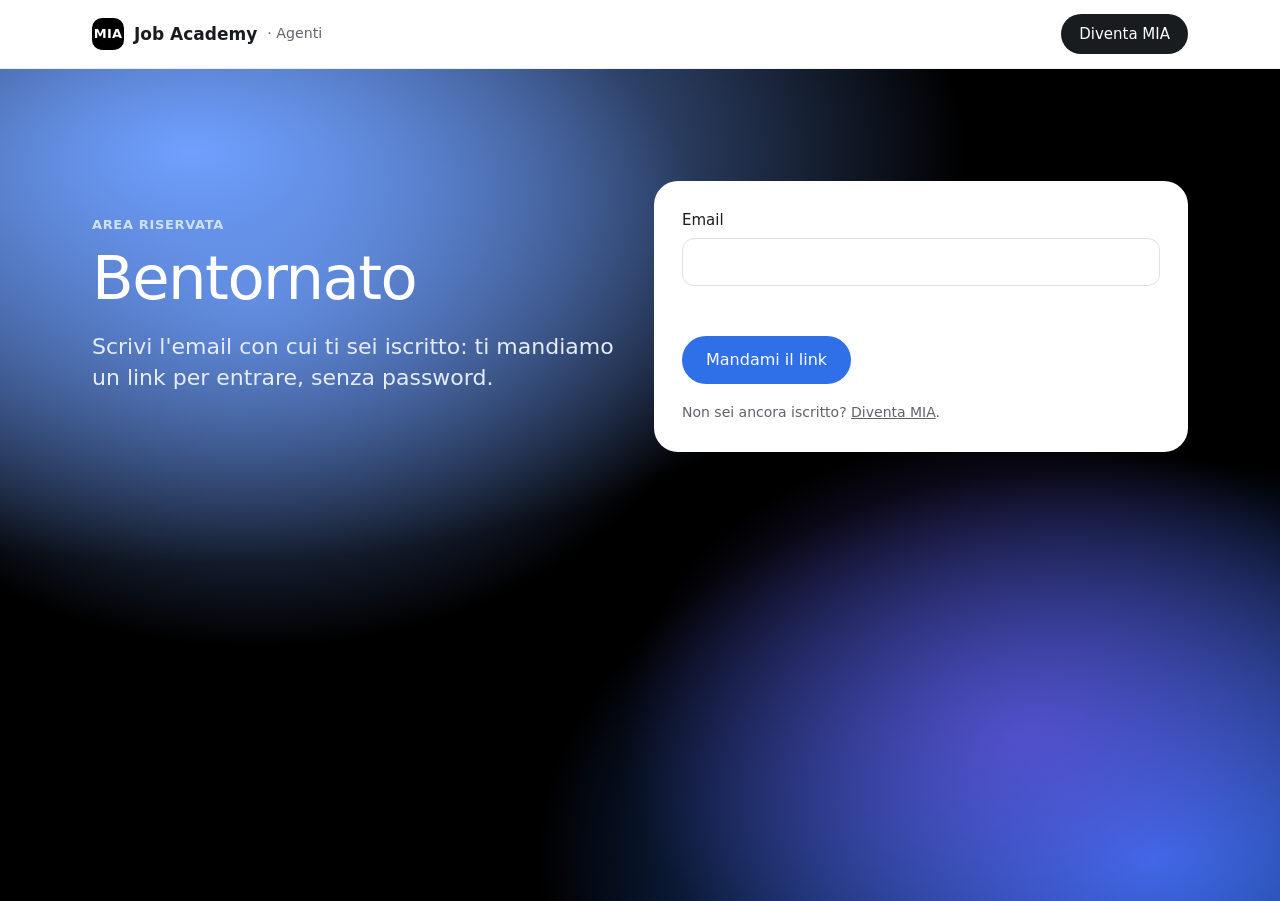
<file: area.html>
<!doctype html>
<html lang="it">
<head>
<meta charset="utf-8">
<meta name="viewport" content="width=device-width, initial-scale=1">
<title>La mia area · Piattaforma MIA | Job Academy srl</title>
<meta name="robots" content="noindex, nofollow">
<meta property="og:type" content="website">
<meta property="og:locale" content="it_IT">
<meta property="og:site_name" content="Job Academy srl">
<meta property="og:title" content="La mia area · Piattaforma MIA">
<meta property="og:description" content="Area riservata ai Microcredito Info Agents di Job Academy.">
<meta property="og:url" content="https://agenti.jobacademysrl.com/area.html">
<meta property="og:image" content="https://agenti.jobacademysrl.com/og.png">
<meta property="og:image:width" content="1200">
<meta property="og:image:height" content="630">
<meta name="twitter:card" content="summary_large_image">
<link rel="icon" href="favicon.svg" type="image/svg+xml">
<link rel="stylesheet" href="assets/styles.css?v=9">
</head>
<body>
<header class="nav"><div class="wrap"><a class="brand" href="./"><span class="brand-mark" aria-hidden="true">MIA</span>Job Academy <small>· Agenti</small></a><div class="nav-cta"><button class="btn btn-sm btn-outline" id="logout" type="button">Esci</button></div></div></header>
<main>
  <div class="dash-head">
    <div class="wrap">
      <p id="loading" class="lead">Caricamento…</p>
      <div id="head" hidden>
        <span class="badge" id="h-q"></span>
        <h1 id="h-name" style="margin-top:12px"></h1>
        <p class="muted" id="h-sub" style="color:#c9d4f0;margin:8px 0 0"></p>
        <div class="stats">
          <div class="stat"><b id="s-clienti">0</b><span>clienti portati da te</span></div>
          <div class="stat"><b id="s-rete">0</b><span>agenti nella tua rete</span></div>
          <div class="stat"><b id="s-maturate">0 €</b><span>provvigioni maturate</span></div>
          <div class="stat"><b id="s-potenziale">0 €</b><span>potenziali sulle pratiche in corso</span></div>
        </div>
      </div>
    </div>
  </div>

  <div class="dash wrap" id="dash" hidden>
    <div class="tabs" role="tablist" aria-label="Sezioni dell'area">
      <button class="tab" role="tab" id="t-home" aria-controls="p-home" aria-selected="true">Panoramica</button>
      <button class="tab" role="tab" id="t-rete" aria-controls="p-rete" aria-selected="false" tabindex="-1" data-onshow="drawTree">La mia rete</button>
      <button class="tab" role="tab" id="t-clienti" aria-controls="p-clienti" aria-selected="false" tabindex="-1">Clienti</button>
      <button class="tab" role="tab" id="t-prov" aria-controls="p-prov" aria-selected="false" tabindex="-1">Provvigioni</button>
      <button class="tab" role="tab" id="t-form" aria-controls="p-form" aria-selected="false" tabindex="-1">Formazione</button>
      <button class="tab" role="tab" id="t-admin" aria-controls="p-admin" aria-selected="false" tabindex="-1" data-onshow="loadAdmin" hidden>Amministrazione</button>
    </div>

    <div class="panel" id="p-home" role="tabpanel">
      <div class="grid2">
        <div class="card">
          <h3>Invita un agente</h3>
          <p class="muted">Chi si iscrive da questo link entra nella tua rete.</p>
          <div class="linkbox"><code id="link-agente"></code><button class="btn btn-xs" type="button" data-copy="link-agente">Copia</button></div>
          <p style="margin:12px 0 0"><a class="btn btn-sm btn-outline" id="wa-agente" target="_blank" rel="noopener">Condividi su WhatsApp</a></p>
        </div>
        <div class="card">
          <h3>Link per i clienti</h3>
          <p class="muted">Il cliente che compila il modulo da questo link è collegato a te.</p>
          <div class="linkbox"><code id="link-cliente"></code><button class="btn btn-xs" type="button" data-copy="link-cliente">Copia</button></div>
          <p style="margin:12px 0 0"><a class="btn btn-sm btn-outline" id="wa-cliente" target="_blank" rel="noopener">Condividi su WhatsApp</a></p>
        </div>
      </div>
      <div class="amico-box" style="margin-top:20px;padding:22px 24px;border-radius:22px"><h3 style="margin-bottom:6px">Porta un amico: −200 € per il cliente</h3>Quando un cliente compila il modulo dal tuo link, riceve il suo <strong>link amico</strong>. Per ogni amico che si iscrive da lì e la cui pratica viene accettata, il cliente ha 200 € di sconto sulla sua pratica. Gli amici sono clienti tuoi: più pratiche da un solo contatto. Ricordalo sempre alla fine del colloquio, senza promettere lo sconto prima dell'accettazione.</div>
      <div class="grid4" style="margin-top:20px" id="by-status"></div>
      <div class="card" style="margin-top:20px">
        <h3>Come e quando vieni pagato</h3>
        <p class="muted" style="margin:0">Per ogni cliente che paga: <strong>500 €</strong> se l'hai portato tu, <strong>250 €</strong> se l'ha portato un tuo diretto, <strong>150 €</strong> al 3° livello e <strong>100 €</strong> al 4°. Il cliente paga dopo il parere favorevole dell'ente erogatore (circa 20 giorni lavorativi di verifica); Job Academy ti liquida entro 10 giorni lavorativi dal pagamento. Ricorda: nessun pagamento passa da te.</p>
      </div>
    </div>

    <div class="panel" id="p-rete" role="tabpanel" hidden>
      <div class="card">
        <h3>La tua piramide</h3>
        <div class="pyramid" id="pyramid"></div>
        <h3>Chi c'è sotto di te</h3>
        <p class="muted small">Fino al 4° livello. Telefono ed email sono visibili solo per i tuoi iscritti diretti.</p>
        <div class="tree" id="tree"></div>
        <div id="direct"></div>
      </div>
    </div>

    <div class="panel" id="p-clienti" role="tabpanel" hidden>
      <p class="muted small">I clienti portati da te compaiono con nome e contatti; quelli della tua rete solo con le iniziali, per la privacy. La provvigione si matura quando il cliente paga.</p>
      <div class="tbl-wrap"><table class="data"><thead><tr><th>Data</th><th>Livello</th><th>Agente</th><th>Cliente</th><th>Contatti</th><th>Importo</th><th>Costo pratica</th><th>Stato</th><th>Amici</th><th>Sconto cliente</th><th>Tua provvigione</th></tr></thead><tbody id="tb-clienti"></tbody></table></div>
    </div>

    <div class="panel" id="p-prov" role="tabpanel" hidden>
      <div class="grid4" id="prov-sum"></div>
      <div class="tbl-wrap" style="margin-top:20px"><table class="data"><thead><tr><th>Maturata il</th><th>Livello</th><th>Importo</th><th>Da liquidare entro</th><th>Stato</th></tr></thead><tbody id="tb-prov"></tbody></table></div>
    </div>

    <div class="panel" id="p-form" role="tabpanel" hidden>
      <div class="grid3">
        <div class="card"><span class="kicker">Lunedì</span><h3>Benvenuto MIA</h3><p class="muted" style="margin:0">Microcredito, Formula VIA e regole, per chi è appena entrato.</p></div>
        <div class="card"><span class="kicker">Mercoledì</span><h3>Il colloquio in 15 minuti</h3><p class="muted" style="margin:0">Simulazioni dal vivo e risposte alle obiezioni.</p></div>
        <div class="card"><span class="kicker">Venerdì</span><h3>Domande e casi reali</h3><p class="muted" style="margin:0">Pratiche in corso, documenti, aggiornamenti.</p></div>
      </div>
      <p class="notice" style="margin-top:20px">Orari e link delle sessioni vengono comunicati da Job Academy via email agli iscritti.</p>
      <div class="downloads">
        <a class="dl" href="guide/guida-15-minuti.pdf" download style="background:var(--surface)"><i>PDF</i><span><b>Il colloquio in 15 minuti</b><small>Scaletta</small></span></a>
        <a class="dl" href="guide/regole-mia.pdf" download style="background:var(--surface)"><i>PDF</i><span><b>Le regole del MIA</b><small>Cosa non dire</small></span></a>
        <a class="dl" href="guide/checklist-documenti.pdf" download style="background:var(--surface)"><i>PDF</i><span><b>Checklist documenti</b><small>Per il cliente</small></span></a>
      </div>
    </div>

    <div class="panel" id="p-admin" role="tabpanel" hidden>
      <div class="tabs" role="tablist" aria-label="Amministrazione" id="admin-tabs">
        <button class="tab" role="tab" id="ta-cl" aria-controls="pa-cl" aria-selected="true">Clienti</button>
        <button class="tab" role="tab" id="ta-ag" aria-controls="pa-ag" aria-selected="false" tabindex="-1">Agenti</button>
        <button class="tab" role="tab" id="ta-pv" aria-controls="pa-pv" aria-selected="false" tabindex="-1">Provvigioni</button>
      </div>
      <p class="err" id="admin-err" aria-live="polite"></p>
      <div class="sum" id="admin-sum"></div>
      <div class="panel" id="pa-cl" role="tabpanel"><div class="tbl-wrap"><table class="data"><thead><tr><th>Data</th><th>Cliente</th><th>Contatti</th><th>Agente</th><th>Importo</th><th>Costo</th><th>Amici e sconto</th><th>Presentato da</th><th>Stato</th><th>Cambia stato</th><th>Documenti</th><th></th></tr></thead><tbody id="ta-clienti"></tbody></table></div></div>
      <div class="panel" id="pa-ag" role="tabpanel" hidden><div class="tbl-wrap"><table class="data"><thead><tr><th>Iscritto</th><th>Agente</th><th>Contatti</th><th>Nascita</th><th>OAM</th><th>Sponsor</th><th>Diretti</th><th>Clienti</th><th>Provvigioni</th><th>Qualifica</th><th>Attivo</th><th></th></tr></thead><tbody id="ta-agenti"></tbody></table></div></div>
      <div class="panel" id="pa-pv" role="tabpanel" hidden><div class="tbl-wrap"><table class="data"><thead><tr><th>Agente</th><th>Cliente</th><th>Livello</th><th>Importo</th><th>Scadenza</th><th>Stato</th><th></th></tr></thead><tbody id="ta-prov"></tbody></table></div></div>
    </div>
  </div>
</main>
<script src="config.js?v=9"></script>
<script src="vendor/supabase.js"></script>
<script src="assets/common.js?v=9"></script>
<script src="assets/area.js?v=9"></script>
</body>
</html>
</file>
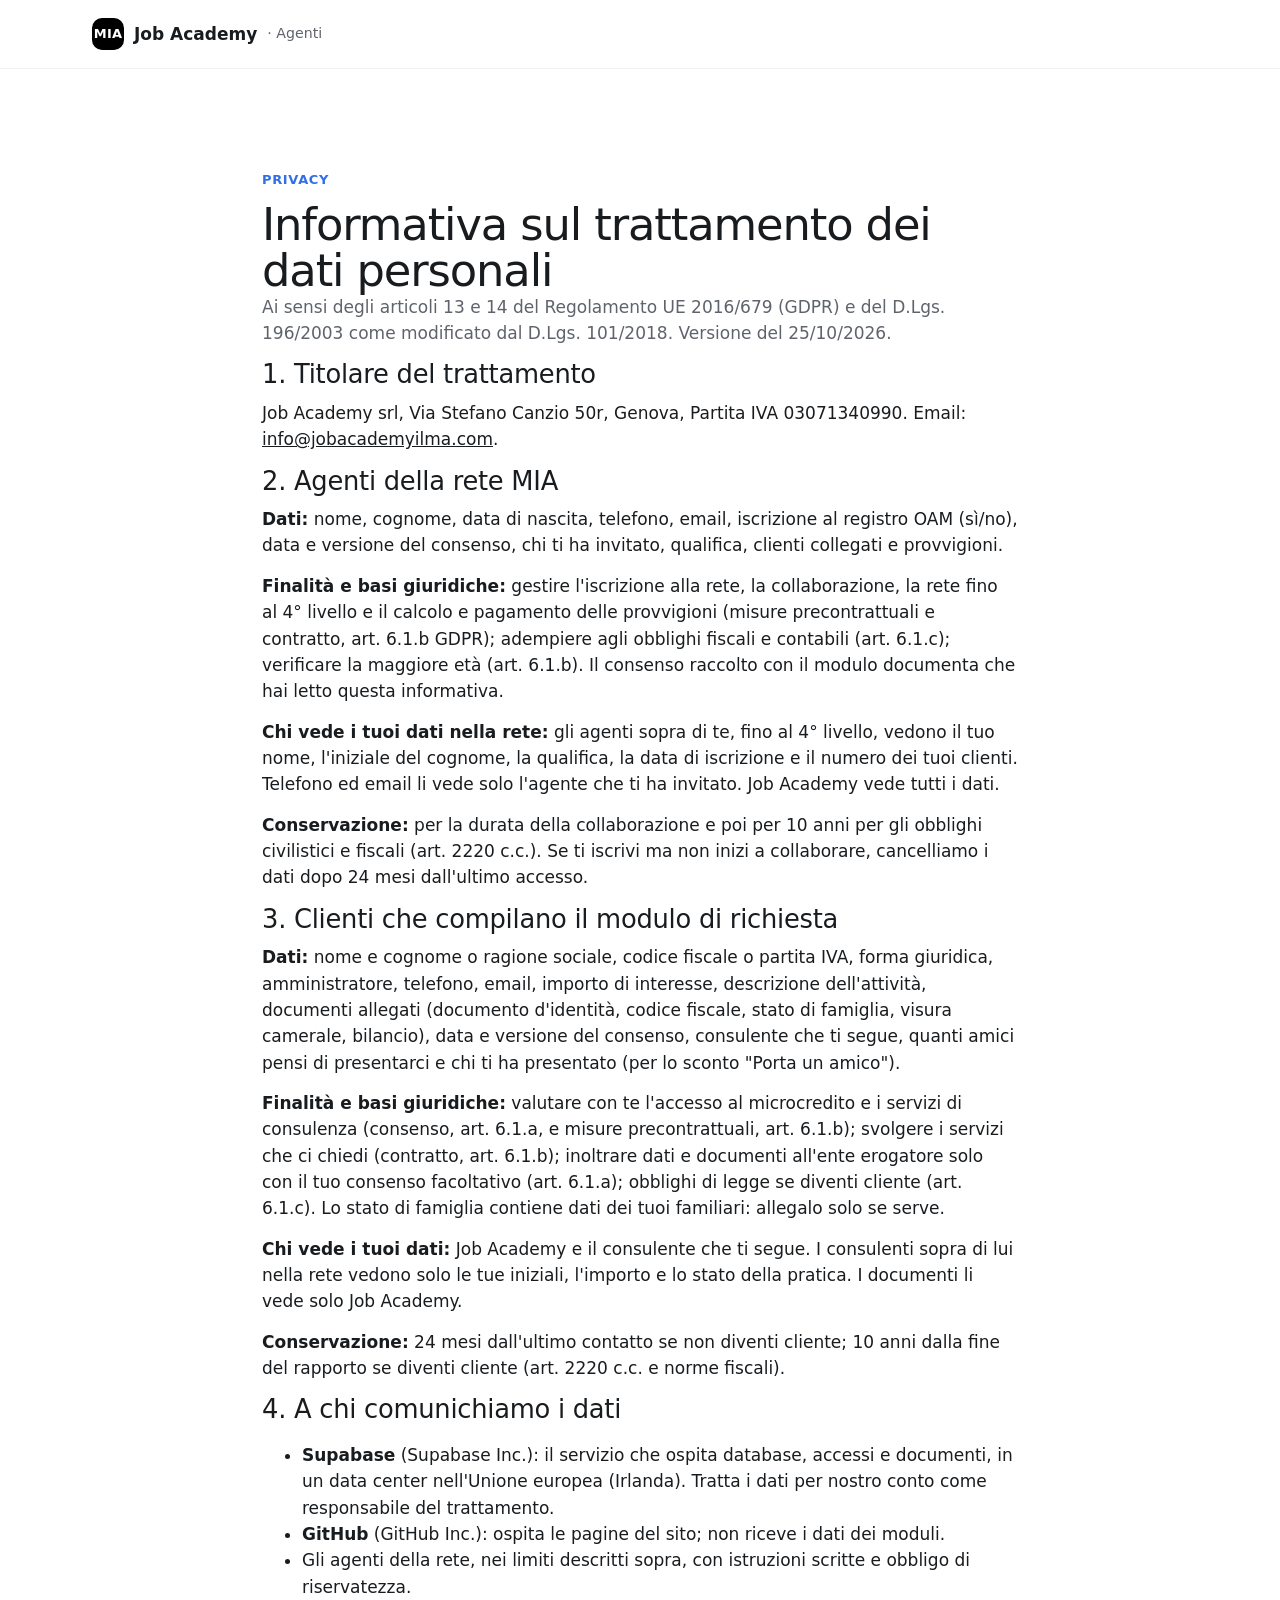
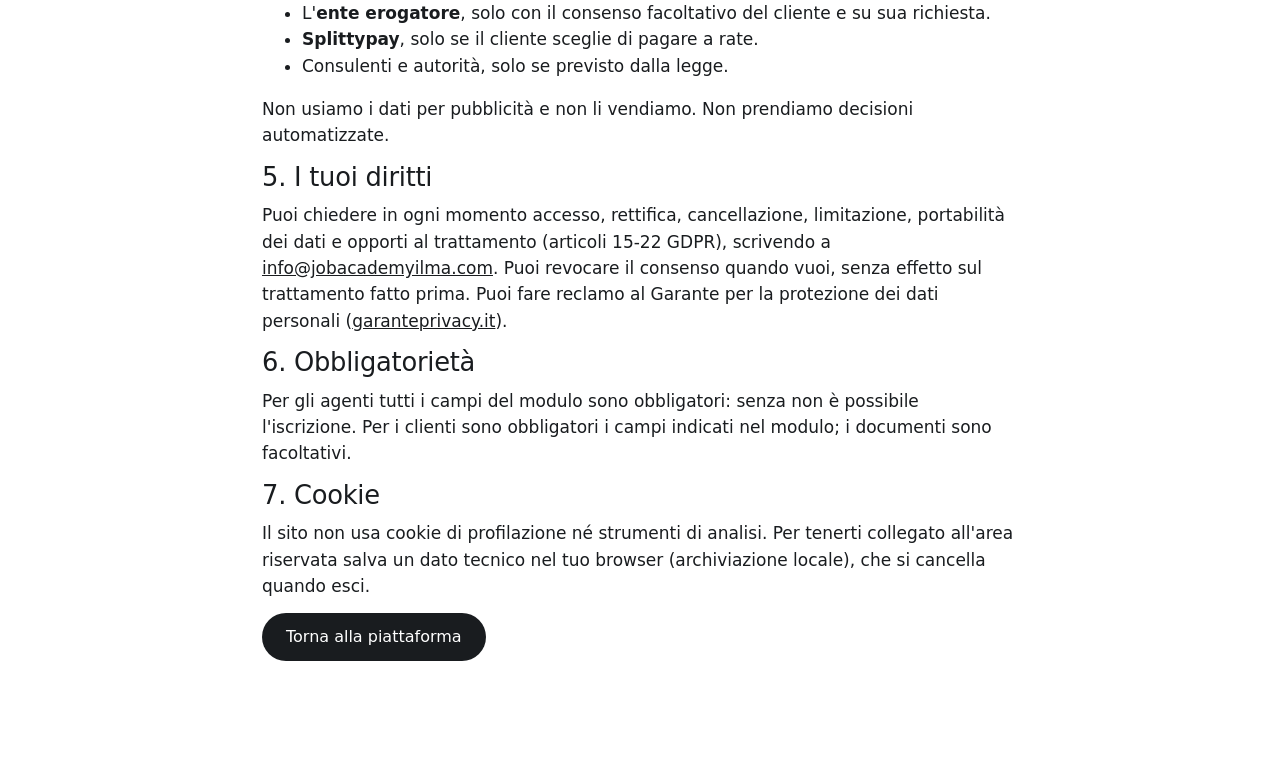
<file: privacy.html>
<!doctype html>
<html lang="it">
<head>
<meta charset="utf-8">
<meta name="viewport" content="width=device-width, initial-scale=1">
<title>Informativa privacy · Piattaforma MIA | Job Academy srl</title>
<meta name="robots" content="noindex, nofollow">
<meta property="og:type" content="website">
<meta property="og:locale" content="it_IT">
<meta property="og:site_name" content="Job Academy srl">
<meta property="og:title" content="Informativa privacy · Job Academy">
<meta property="og:description" content="Informativa sul trattamento dei dati personali della piattaforma MIA.">
<meta property="og:url" content="https://agenti.jobacademysrl.com/privacy.html">
<meta property="og:image" content="https://agenti.jobacademysrl.com/og.png">
<meta property="og:image:width" content="1200">
<meta property="og:image:height" content="630">
<meta name="twitter:card" content="summary_large_image">
<link rel="icon" href="favicon.svg" type="image/svg+xml">
<link rel="stylesheet" href="assets/styles.css?v=9">
</head>
<body>
<header class="nav"><div class="wrap"><a class="brand" href="./"><span class="brand-mark" aria-hidden="true">MIA</span>Job Academy <small>· Agenti</small></a></div></header>
<main>
<section>
<div class="wrap" style="max-width:820px">
  <p class="kicker">Privacy</p>
  <h1 style="font-size:var(--h2)">Informativa sul trattamento dei dati personali</h1>
  <p class="muted">Ai sensi degli articoli 13 e 14 del Regolamento UE 2016/679 (GDPR) e del D.Lgs. 196/2003 come modificato dal D.Lgs. 101/2018. Versione del 25/10/2026.</p>

  <h3>1. Titolare del trattamento</h3>
  <p>Job Academy srl, Via Stefano Canzio 50r, Genova, Partita IVA 03071340990. Email: <a href="mailto:info@jobacademyilma.com">info@jobacademyilma.com</a>.</p>

  <h3>2. Agenti della rete MIA</h3>
  <p><strong>Dati:</strong> nome, cognome, data di nascita, telefono, email, iscrizione al registro OAM (sì/no), data e versione del consenso, chi ti ha invitato, qualifica, clienti collegati e provvigioni.</p>
  <p><strong>Finalità e basi giuridiche:</strong> gestire l'iscrizione alla rete, la collaborazione, la rete fino al 4° livello e il calcolo e pagamento delle provvigioni (misure precontrattuali e contratto, art. 6.1.b GDPR); adempiere agli obblighi fiscali e contabili (art. 6.1.c); verificare la maggiore età (art. 6.1.b). Il consenso raccolto con il modulo documenta che hai letto questa informativa.</p>
  <p><strong>Chi vede i tuoi dati nella rete:</strong> gli agenti sopra di te, fino al 4° livello, vedono il tuo nome, l'iniziale del cognome, la qualifica, la data di iscrizione e il numero dei tuoi clienti. Telefono ed email li vede solo l'agente che ti ha invitato. Job Academy vede tutti i dati.</p>
  <p><strong>Conservazione:</strong> per la durata della collaborazione e poi per 10 anni per gli obblighi civilistici e fiscali (art. 2220 c.c.). Se ti iscrivi ma non inizi a collaborare, cancelliamo i dati dopo 24 mesi dall'ultimo accesso.</p>

  <h3>3. Clienti che compilano il modulo di richiesta</h3>
  <p><strong>Dati:</strong> nome e cognome o ragione sociale, codice fiscale o partita IVA, forma giuridica, amministratore, telefono, email, importo di interesse, descrizione dell'attività, documenti allegati (documento d'identità, codice fiscale, stato di famiglia, visura camerale, bilancio), data e versione del consenso, consulente che ti segue, quanti amici pensi di presentarci e chi ti ha presentato (per lo sconto "Porta un amico").</p>
  <p><strong>Finalità e basi giuridiche:</strong> valutare con te l'accesso al microcredito e i servizi di consulenza (consenso, art. 6.1.a, e misure precontrattuali, art. 6.1.b); svolgere i servizi che ci chiedi (contratto, art. 6.1.b); inoltrare dati e documenti all'ente erogatore solo con il tuo consenso facoltativo (art. 6.1.a); obblighi di legge se diventi cliente (art. 6.1.c). Lo stato di famiglia contiene dati dei tuoi familiari: allegalo solo se serve.</p>
  <p><strong>Chi vede i tuoi dati:</strong> Job Academy e il consulente che ti segue. I consulenti sopra di lui nella rete vedono solo le tue iniziali, l'importo e lo stato della pratica. I documenti li vede solo Job Academy.</p>
  <p><strong>Conservazione:</strong> 24 mesi dall'ultimo contatto se non diventi cliente; 10 anni dalla fine del rapporto se diventi cliente (art. 2220 c.c. e norme fiscali).</p>

  <h3>4. A chi comunichiamo i dati</h3>
  <ul>
    <li><strong>Supabase</strong> (Supabase Inc.): il servizio che ospita database, accessi e documenti, in un data center nell'Unione europea (Irlanda). Tratta i dati per nostro conto come responsabile del trattamento.</li>
    <li><strong>GitHub</strong> (GitHub Inc.): ospita le pagine del sito; non riceve i dati dei moduli.</li>
    <li>Gli agenti della rete, nei limiti descritti sopra, con istruzioni scritte e obbligo di riservatezza.</li>
    <li>L'<strong>ente erogatore</strong>, solo con il consenso facoltativo del cliente e su sua richiesta.</li>
    <li><strong>Splittypay</strong>, solo se il cliente sceglie di pagare a rate.</li>
    <li>Consulenti e autorità, solo se previsto dalla legge.</li>
  </ul>
  <p>Non usiamo i dati per pubblicità e non li vendiamo. Non prendiamo decisioni automatizzate.</p>

  <h3>5. I tuoi diritti</h3>
  <p>Puoi chiedere in ogni momento accesso, rettifica, cancellazione, limitazione, portabilità dei dati e opporti al trattamento (articoli 15-22 GDPR), scrivendo a <a href="mailto:info@jobacademyilma.com">info@jobacademyilma.com</a>. Puoi revocare il consenso quando vuoi, senza effetto sul trattamento fatto prima. Puoi fare reclamo al Garante per la protezione dei dati personali (<a href="https://www.garanteprivacy.it" rel="noopener">garanteprivacy.it</a>).</p>

  <h3>6. Obbligatorietà</h3>
  <p>Per gli agenti tutti i campi del modulo sono obbligatori: senza non è possibile l'iscrizione. Per i clienti sono obbligatori i campi indicati nel modulo; i documenti sono facoltativi.</p>

  <h3>7. Cookie</h3>
  <p>Il sito non usa cookie di profilazione né strumenti di analisi. Per tenerti collegato all'area riservata salva un dato tecnico nel tuo browser (archiviazione locale), che si cancella quando esci.</p>
  <p><a class="btn" href="./">Torna alla piattaforma</a></p>
</div>
</section>
</main>
</body>
</html>
</file>
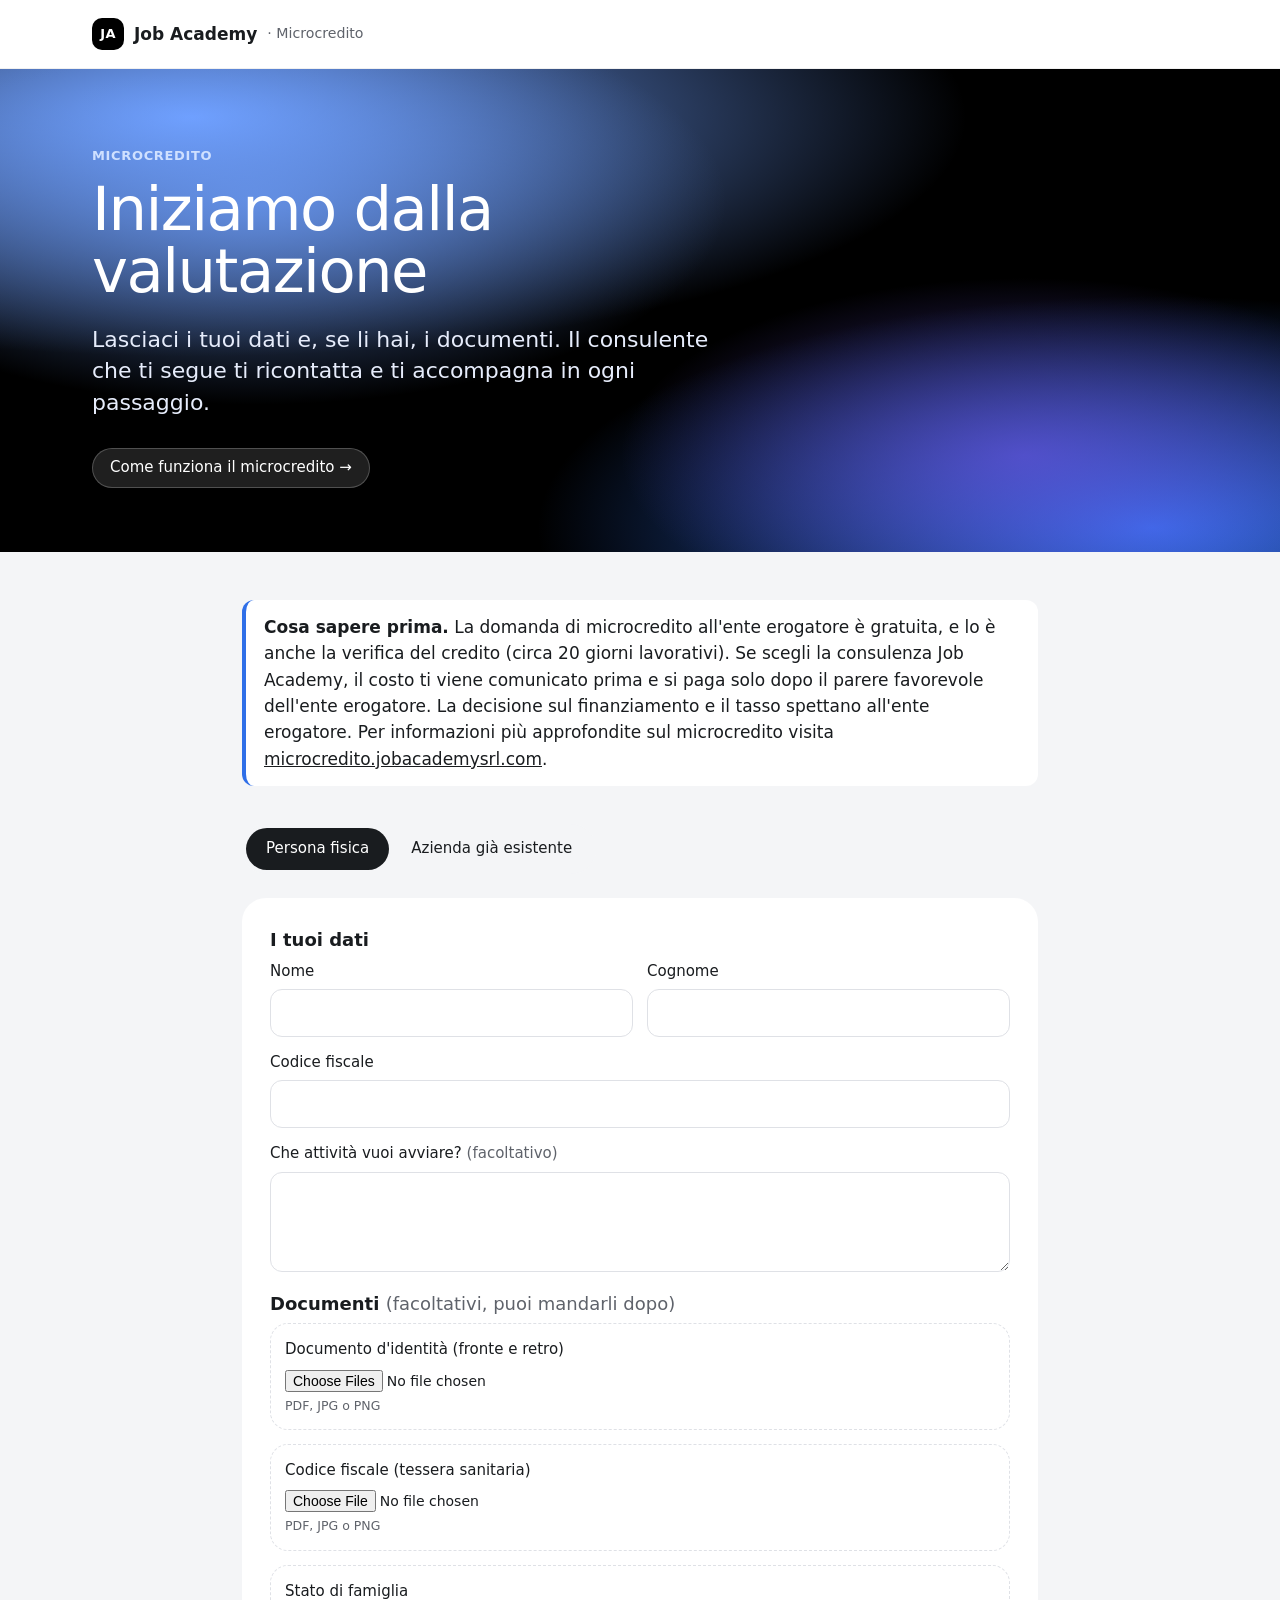
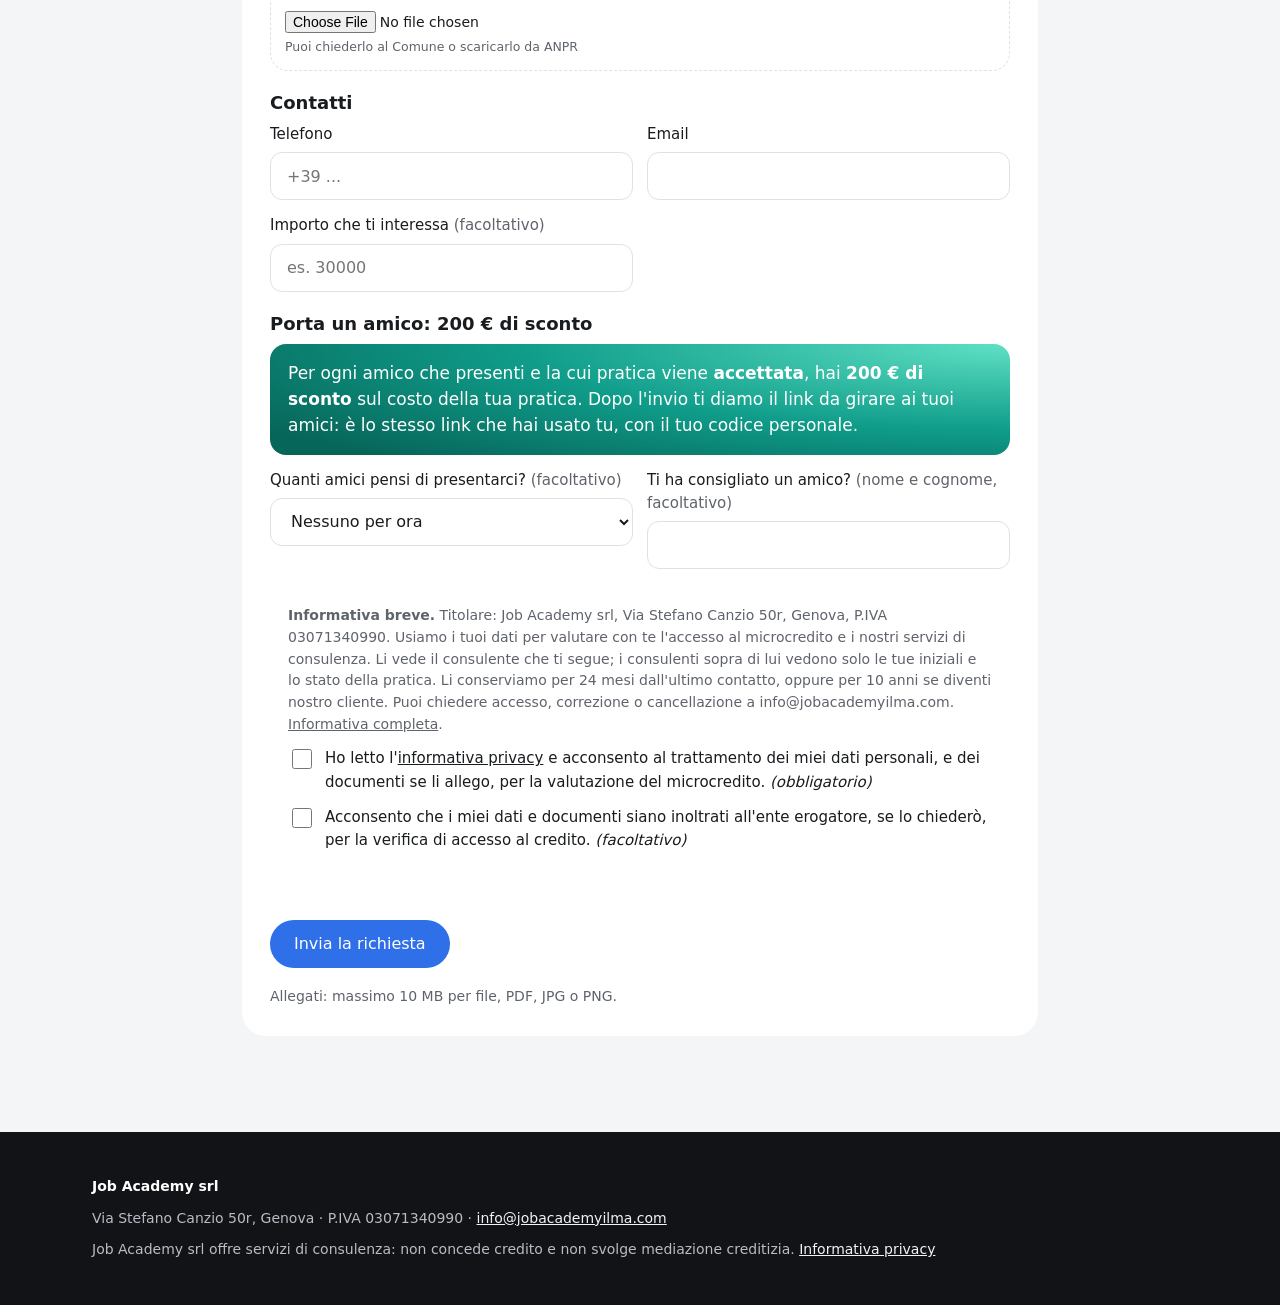
<file: richiesta.html>
<!doctype html>
<html lang="it">
<head>
<meta charset="utf-8">
<meta name="viewport" content="width=device-width, initial-scale=1">
<title>Richiesta di valutazione microcredito | Job Academy srl</title>
<meta name="robots" content="noindex, nofollow">
<meta property="og:type" content="website">
<meta property="og:locale" content="it_IT">
<meta property="og:site_name" content="Job Academy srl">
<meta property="og:title" content="Microcredito per la tua attività: inizia la valutazione">
<meta property="og:description" content="La domanda di microcredito è gratuita: fino a 100.000 € con garanzia dello Stato, fino a 10 anni per restituire. Lascia i tuoi dati, il tuo consulente ti ricontatta.">
<meta property="og:url" content="https://agenti.jobacademysrl.com/richiesta.html">
<meta property="og:image" content="https://agenti.jobacademysrl.com/og-cliente.png">
<meta property="og:image:width" content="1200">
<meta property="og:image:height" content="630">
<meta name="twitter:card" content="summary_large_image">
<link rel="icon" href="favicon.svg" type="image/svg+xml">
<link rel="stylesheet" href="assets/styles.css?v=9">
</head>
<body>
<header class="nav"><div class="wrap"><span class="brand"><span class="brand-mark" aria-hidden="true">JA</span>Job Academy <small>· Microcredito</small></span></div></header>
<main>
  <section class="hero" style="padding:72px 0 64px">
    <div class="wrap">
      <p class="kicker" style="color:#cfe0ff">Microcredito</p>
      <h1 style="font-size:clamp(36px,1.4rem + 3vw,64px);max-width:16ch">Iniziamo dalla valutazione</h1>
      <p class="lead">Lasciaci i tuoi dati e, se li hai, i documenti. Il consulente che ti segue ti ricontatta e ti accompagna in ogni passaggio.</p>
      <p id="invited" hidden></p>
      <p style="margin:18px 0 0"><a class="btn btn-glass btn-sm" href="https://microcredito.jobacademysrl.com" target="_blank" rel="noopener">Come funziona il microcredito →</a></p>
    </div>
  </section>
  <section class="soft" style="padding-top:48px">
    <div class="wrap" style="max-width:860px">
      <p class="notice"><strong>Cosa sapere prima.</strong> La domanda di microcredito all'ente erogatore è gratuita, e lo è anche la verifica del credito (circa 20 giorni lavorativi). Se scegli la consulenza Job Academy, il costo ti viene comunicato prima e si paga solo dopo il parere favorevole dell'ente erogatore. La decisione sul finanziamento e il tasso spettano all'ente erogatore. Per informazioni più approfondite sul microcredito visita <a href="https://microcredito.jobacademysrl.com" target="_blank" rel="noopener">microcredito.jobacademysrl.com</a>.</p>
      <div class="tabs" role="tablist" aria-label="Tipo di richiedente" style="margin:24px 0">
        <button class="tab" role="tab" id="tab-pf" aria-controls="panel-pf" aria-selected="true">Persona fisica</button>
        <button class="tab" role="tab" id="tab-az" aria-controls="panel-az" aria-selected="false" tabindex="-1">Azienda già esistente</button>
      </div>
      <div class="card" id="req-card">
        <form id="req" action="#" novalidate>
          <div class="panel" id="panel-pf" role="tabpanel" aria-labelledby="tab-pf">
            <fieldset>
              <legend>I tuoi dati</legend>
              <div class="row">
                <label class="f">Nome<input type="text" name="nome" autocomplete="given-name" data-pf required></label>
                <label class="f">Cognome<input type="text" name="cognome" autocomplete="family-name" data-pf required></label>
              </div>
              <label class="f">Codice fiscale<input type="text" name="codice_fiscale" maxlength="16" pattern="[A-Za-z0-9]{16}" title="16 caratteri, lettere e numeri" autocapitalize="characters" data-pf required></label>
              <label class="f">Che attività vuoi avviare? <span class="muted">(facoltativo)</span><textarea name="attivita_pf"></textarea></label>
            </fieldset>
            <fieldset style="margin-top:18px">
              <legend>Documenti <span class="muted" style="font-weight:400">(facoltativi, puoi mandarli dopo)</span></legend>
              <label class="file">Documento d'identità (fronte e retro)<input type="file" data-doc="documento-identita" accept=".pdf,.jpg,.jpeg,.png" multiple><small>PDF, JPG o PNG</small></label>
              <label class="file">Codice fiscale (tessera sanitaria)<input type="file" data-doc="codice-fiscale" accept=".pdf,.jpg,.jpeg,.png"><small>PDF, JPG o PNG</small></label>
              <label class="file">Stato di famiglia<input type="file" data-doc="stato-famiglia" accept=".pdf,.jpg,.jpeg,.png"><small>Puoi chiederlo al Comune o scaricarlo da ANPR</small></label>
            </fieldset>
          </div>
          <div class="panel" id="panel-az" role="tabpanel" aria-labelledby="tab-az" hidden>
            <fieldset>
              <legend>Dati dell'azienda</legend>
              <div class="row">
                <label class="f">Ragione sociale<input type="text" name="ragione_sociale" autocomplete="organization" data-az required></label>
                <label class="f">Partita IVA<input type="text" name="partita_iva" inputmode="numeric" maxlength="11" pattern="[0-9]{11}" title="11 cifre" data-az required></label>
              </div>
              <div class="row">
                <label class="f">Forma giuridica<select name="forma_giuridica" data-az required><option value="">Scegli…</option><option>SRL o SRLS (fino a 100.000 €)</option><option>Ditta individuale (fino a 75.000 €)</option><option>Libero professionista (fino a 75.000 €)</option><option>Società di persone: SNC, SAS (fino a 75.000 €)</option><option>Altro</option></select></label>
                <label class="f">Nome e cognome dell'amministratore<input type="text" name="amministratore" autocomplete="name" data-az required></label>
              </div>
              <label class="f">A cosa ti servono i soldi? <span class="muted">(facoltativo)</span><textarea name="attivita_az"></textarea></label>
            </fieldset>
            <fieldset style="margin-top:18px">
              <legend>Documenti <span class="muted" style="font-weight:400">(facoltativi, puoi mandarli dopo)</span></legend>
              <label class="file">Documento d'identità dell'amministratore (fronte e retro)<input type="file" data-doc="documento-amministratore" accept=".pdf,.jpg,.jpeg,.png" multiple><small>PDF, JPG o PNG</small></label>
              <label class="file">Visura camerale<input type="file" data-doc="visura-camerale" accept=".pdf,.jpg,.jpeg,.png"><small>PDF, recente</small></label>
              <label class="file">Ultimo bilancio <span class="muted">(se presente)</span><input type="file" data-doc="ultimo-bilancio" accept=".pdf,.jpg,.jpeg,.png"><small>PDF</small></label>
            </fieldset>
          </div>
          <fieldset>
            <legend>Contatti</legend>
            <div class="row">
              <label class="f">Telefono<input type="tel" name="telefono" autocomplete="tel" placeholder="+39 ..." required></label>
              <label class="f">Email<input type="email" name="email" autocomplete="email" required></label>
            </div>
            <div class="row">
              <label class="f">Importo che ti interessa <span class="muted">(facoltativo)</span><input type="number" name="importo" min="1000" max="100000" step="500" inputmode="numeric" placeholder="es. 30000"></label>
              <span></span>
            </div>
          </fieldset>
          <fieldset class="amico">
            <legend>Porta un amico: 200 € di sconto</legend>
            <p class="amico-box">Per ogni amico che presenti e la cui pratica viene <strong>accettata</strong>, hai <strong>200 € di sconto</strong> sul costo della tua pratica. Dopo l'invio ti diamo il link da girare ai tuoi amici: è lo stesso link che hai usato tu, con il tuo codice personale.</p>
            <p class="notice" id="amico-note" hidden>Ti ha presentato un amico: se la tua pratica viene accettata, riceverà 200 € di sconto. Grazie!</p>
            <div class="row">
              <label class="f">Quanti amici pensi di presentarci? <span class="muted">(facoltativo)</span><select name="amici_previsti"><option value="0">Nessuno per ora</option><option>1</option><option>2</option><option>3</option><option>4</option><option>5</option><option value="10">Più di 5</option></select></label>
              <label class="f" id="presentato-wrap">Ti ha consigliato un amico? <span class="muted">(nome e cognome, facoltativo)</span><input type="text" name="presentato_da" maxlength="120" autocomplete="off"></label>
            </div>
          </fieldset>
          <div class="gdpr">
            <p><strong>Informativa breve.</strong> Titolare: Job Academy srl, Via Stefano Canzio 50r, Genova, P.IVA 03071340990. Usiamo i tuoi dati per valutare con te l'accesso al microcredito e i nostri servizi di consulenza. Li vede il consulente che ti segue; i consulenti sopra di lui vedono solo le tue iniziali e lo stato della pratica. Li conserviamo per 24 mesi dall'ultimo contatto, oppure per 10 anni se diventi nostro cliente. Puoi chiedere accesso, correzione o cancellazione a info@jobacademyilma.com. <a href="privacy.html" target="_blank" rel="noopener">Informativa completa</a>.</p>
            <label class="check"><input type="checkbox" name="consenso" required><span>Ho letto l'<a href="privacy.html" target="_blank" rel="noopener">informativa privacy</a> e acconsento al trattamento dei miei dati personali, e dei documenti se li allego, per la valutazione del microcredito. <em>(obbligatorio)</em></span></label>
            <label class="check"><input type="checkbox" name="inoltro"><span>Acconsento che i miei dati e documenti siano inoltrati all'ente erogatore, se lo chiederò, per la verifica di accesso al credito. <em>(facoltativo)</em></span></label>
          </div>
          <p class="err" aria-live="polite"></p>
          <div><button class="btn btn-blue" type="submit">Invia la richiesta</button></div>
          <p class="small muted" style="margin:0">Allegati: massimo 10 MB per file, PDF, JPG o PNG.</p>
        </form>
      </div>
    </div>
  </section>
</main>
<footer><div class="wrap"><strong style="color:#fff">Job Academy srl</strong><span>Via Stefano Canzio 50r, Genova · P.IVA 03071340990 · <a href="mailto:info@jobacademyilma.com">info@jobacademyilma.com</a></span><span>Job Academy srl offre servizi di consulenza: non concede credito e non svolge mediazione creditizia. <a href="privacy.html">Informativa privacy</a></span></div></footer>
<script src="config.js?v=9"></script>
<script src="vendor/supabase.js"></script>
<script src="assets/common.js?v=9"></script>
<script src="assets/richiesta.js?v=9"></script>
</body>
</html>
</file>
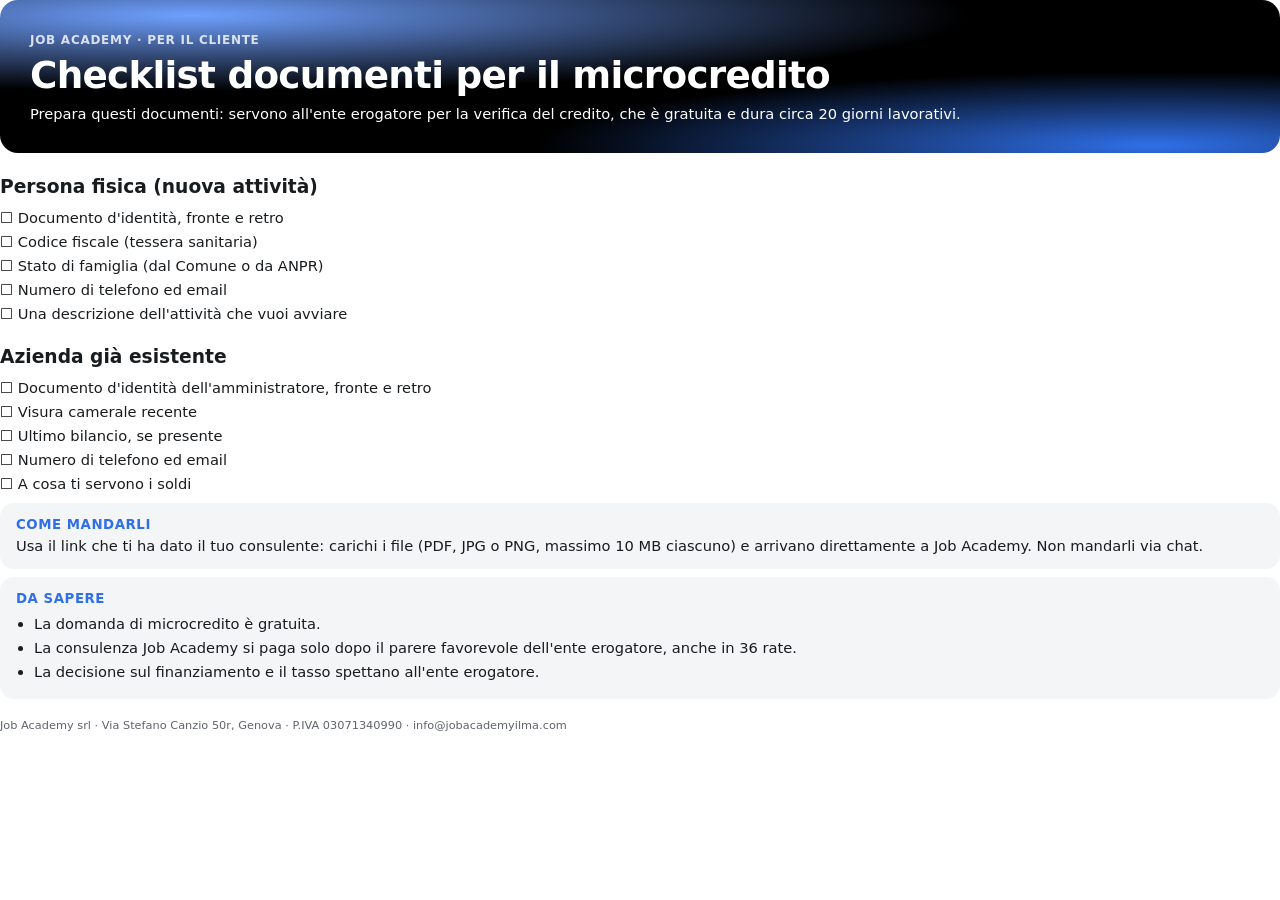
<file: guide-src/checklist-documenti.html>
<!doctype html><html lang="it"><head><meta charset="utf-8"><title>Checklist documenti</title><link rel="stylesheet" href="_style.css"></head><body>
<div class="cover"><small>Job Academy · Per il cliente</small><h1>Checklist documenti per il microcredito</h1>Prepara questi documenti: servono all'ente erogatore per la verifica del credito, che è gratuita e dura circa 20 giorni lavorativi.</div>
<h2>Persona fisica (nuova attività)</h2><ul class="check"><li>Documento d'identità, fronte e retro</li><li>Codice fiscale (tessera sanitaria)</li><li>Stato di famiglia (dal Comune o da ANPR)</li><li>Numero di telefono ed email</li><li>Una descrizione dell'attività che vuoi avviare</li></ul>
<h2>Azienda già esistente</h2><ul class="check"><li>Documento d'identità dell'amministratore, fronte e retro</li><li>Visura camerale recente</li><li>Ultimo bilancio, se presente</li><li>Numero di telefono ed email</li><li>A cosa ti servono i soldi</li></ul>
<div class="box"><b class="t">Come mandarli</b>Usa il link che ti ha dato il tuo consulente: carichi i file (PDF, JPG o PNG, massimo 10 MB ciascuno) e arrivano direttamente a Job Academy. Non mandarli via chat.</div>
<div class="box"><b class="t">Da sapere</b><ul><li>La domanda di microcredito è gratuita.</li><li>La consulenza Job Academy si paga solo dopo il parere favorevole dell'ente erogatore, anche in 36 rate.</li><li>La decisione sul finanziamento e il tasso spettano all'ente erogatore.</li></ul></div>
<p class="foot">Job Academy srl · Via Stefano Canzio 50r, Genova · P.IVA 03071340990 · info@jobacademyilma.com</p>
</body></html>
</file>
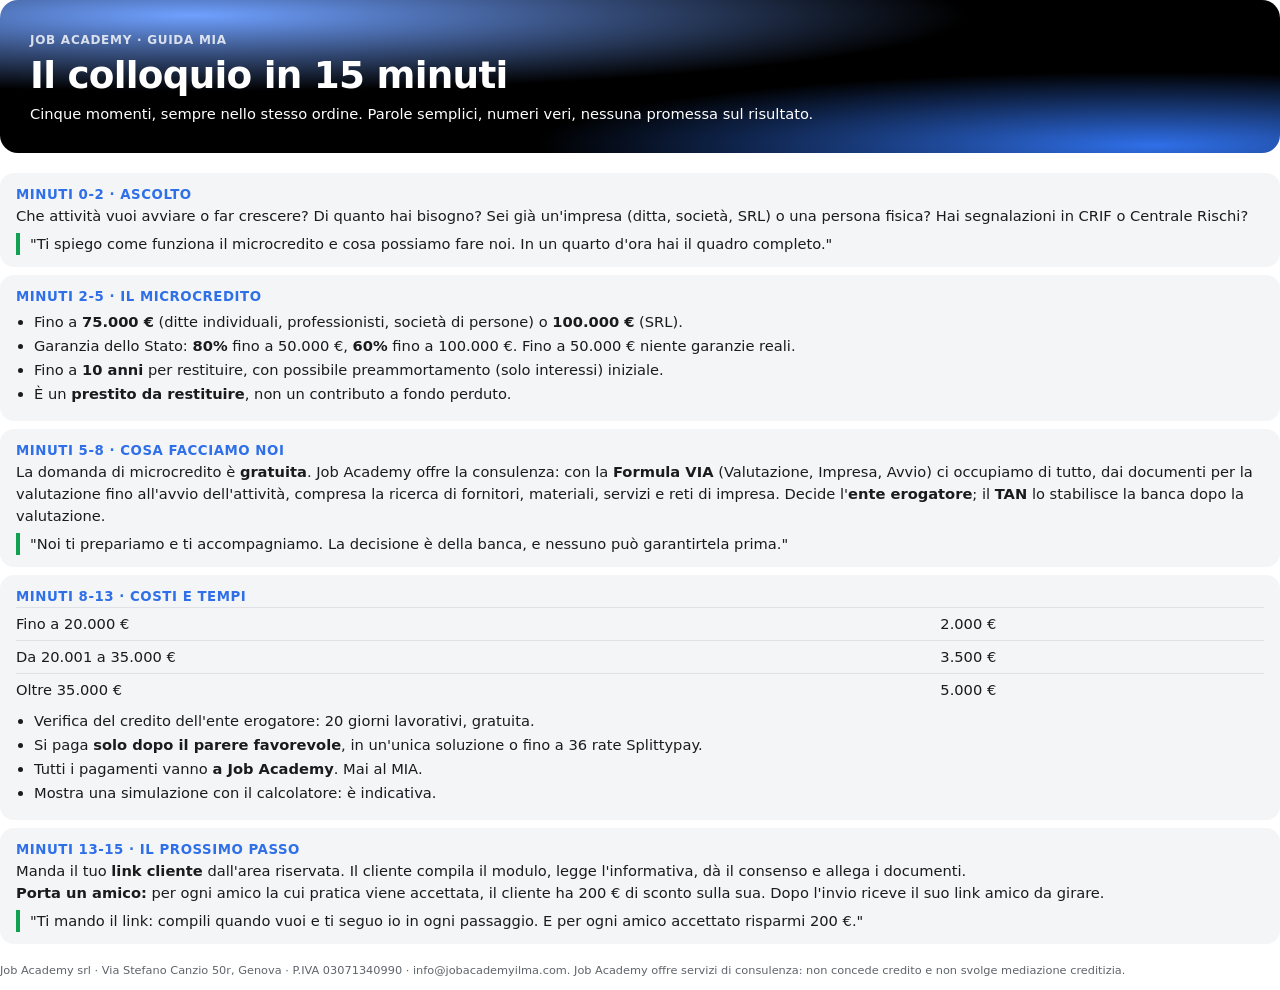
<file: guide-src/guida-15-minuti.html>
<!doctype html><html lang="it"><head><meta charset="utf-8"><title>Il colloquio in 15 minuti</title><link rel="stylesheet" href="_style.css"></head><body>
<div class="cover"><small>Job Academy · Guida MIA</small><h1>Il colloquio in 15 minuti</h1>Cinque momenti, sempre nello stesso ordine. Parole semplici, numeri veri, nessuna promessa sul risultato.</div>
<div class="box"><b class="t">Minuti 0-2 · Ascolto</b>Che attività vuoi avviare o far crescere? Di quanto hai bisogno? Sei già un'impresa (ditta, società, SRL) o una persona fisica? Hai segnalazioni in CRIF o Centrale Rischi?<div class="say">"Ti spiego come funziona il microcredito e cosa possiamo fare noi. In un quarto d'ora hai il quadro completo."</div></div>
<div class="box"><b class="t">Minuti 2-5 · Il microcredito</b><ul><li>Fino a <b>75.000 €</b> (ditte individuali, professionisti, società di persone) o <b>100.000 €</b> (SRL).</li><li>Garanzia dello Stato: <b>80%</b> fino a 50.000 €, <b>60%</b> fino a 100.000 €. Fino a 50.000 € niente garanzie reali.</li><li>Fino a <b>10 anni</b> per restituire, con possibile preammortamento (solo interessi) iniziale.</li><li>È un <b>prestito da restituire</b>, non un contributo a fondo perduto.</li></ul></div>
<div class="box"><b class="t">Minuti 5-8 · Cosa facciamo noi</b>La domanda di microcredito è <b>gratuita</b>. Job Academy offre la consulenza: con la <b>Formula VIA</b> (Valutazione, Impresa, Avvio) ci occupiamo di tutto, dai documenti per la valutazione fino all'avvio dell'attività, compresa la ricerca di fornitori, materiali, servizi e reti di impresa. Decide l'<b>ente erogatore</b>; il <b>TAN</b> lo stabilisce la banca dopo la valutazione.<div class="say">"Noi ti prepariamo e ti accompagniamo. La decisione è della banca, e nessuno può garantirtela prima."</div></div>
<div class="box"><b class="t">Minuti 8-13 · Costi e tempi</b><table><tr><td>Fino a 20.000 €</td><td>2.000 €</td></tr><tr><td>Da 20.001 a 35.000 €</td><td>3.500 €</td></tr><tr><td>Oltre 35.000 €</td><td>5.000 €</td></tr></table><ul><li>Verifica del credito dell'ente erogatore: 20 giorni lavorativi, gratuita.</li><li>Si paga <b>solo dopo il parere favorevole</b>, in un'unica soluzione o fino a 36 rate Splittypay.</li><li>Tutti i pagamenti vanno <b>a Job Academy</b>. Mai al MIA.</li><li>Mostra una simulazione con il calcolatore: è indicativa.</li></ul></div>
<div class="box"><b class="t">Minuti 13-15 · Il prossimo passo</b>Manda il tuo <b>link cliente</b> dall'area riservata. Il cliente compila il modulo, legge l'informativa, dà il consenso e allega i documenti.<br><b>Porta un amico:</b> per ogni amico la cui pratica viene accettata, il cliente ha 200 € di sconto sulla sua. Dopo l'invio riceve il suo link amico da girare.<div class="say">"Ti mando il link: compili quando vuoi e ti seguo io in ogni passaggio. E per ogni amico accettato risparmi 200 €."</div></div>
<p class="foot">Job Academy srl · Via Stefano Canzio 50r, Genova · P.IVA 03071340990 · info@jobacademyilma.com. Job Academy offre servizi di consulenza: non concede credito e non svolge mediazione creditizia.</p>
</body></html>
</file>
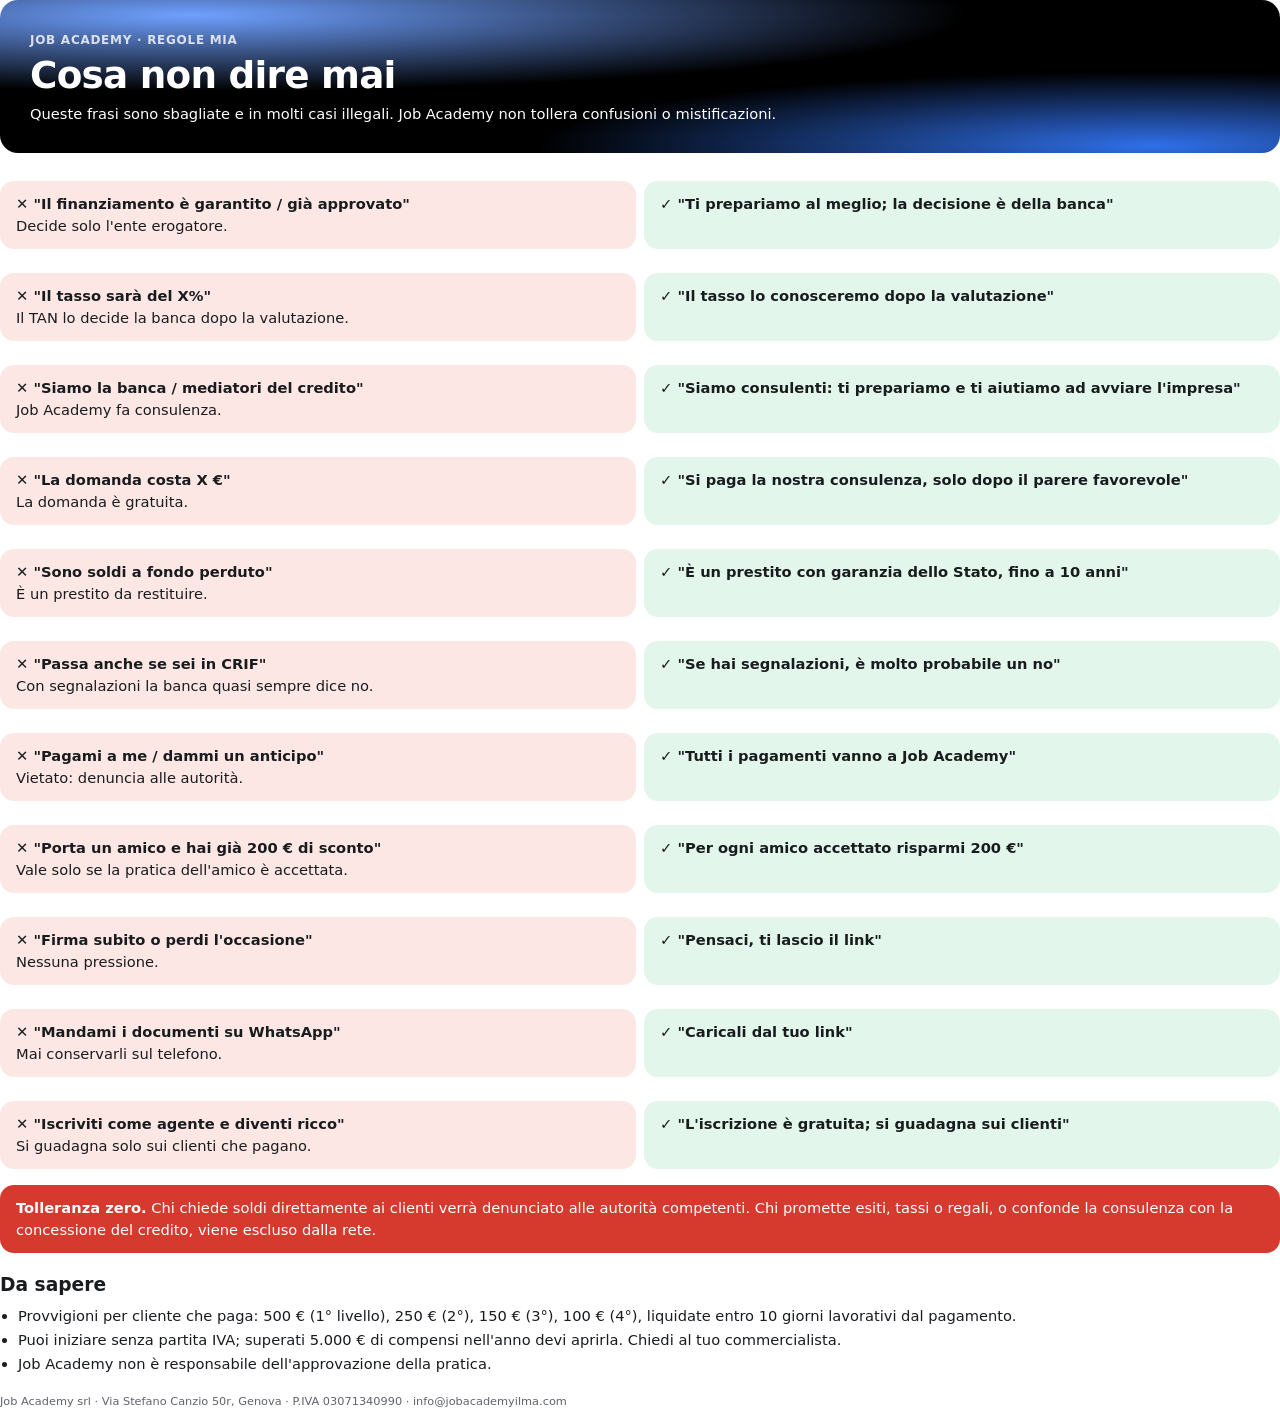
<file: guide-src/regole-mia.html>
<!doctype html><html lang="it"><head><meta charset="utf-8"><title>Le regole del MIA</title><link rel="stylesheet" href="_style.css"></head><body>
<div class="cover"><small>Job Academy · Regole MIA</small><h1>Cosa non dire mai</h1>Queste frasi sono sbagliate e in molti casi illegali. Job Academy non tollera confusioni o mistificazioni.</div>
<div class="grid">
<div class="box no"><b>✕ "Il finanziamento è garantito / già approvato"</b><br>Decide solo l'ente erogatore.</div><div class="box yes"><b>✓ "Ti prepariamo al meglio; la decisione è della banca"</b></div>
<div class="box no"><b>✕ "Il tasso sarà del X%"</b><br>Il TAN lo decide la banca dopo la valutazione.</div><div class="box yes"><b>✓ "Il tasso lo conosceremo dopo la valutazione"</b></div>
<div class="box no"><b>✕ "Siamo la banca / mediatori del credito"</b><br>Job Academy fa consulenza.</div><div class="box yes"><b>✓ "Siamo consulenti: ti prepariamo e ti aiutiamo ad avviare l'impresa"</b></div>
<div class="box no"><b>✕ "La domanda costa X €"</b><br>La domanda è gratuita.</div><div class="box yes"><b>✓ "Si paga la nostra consulenza, solo dopo il parere favorevole"</b></div>
<div class="box no"><b>✕ "Sono soldi a fondo perduto"</b><br>È un prestito da restituire.</div><div class="box yes"><b>✓ "È un prestito con garanzia dello Stato, fino a 10 anni"</b></div>
<div class="box no"><b>✕ "Passa anche se sei in CRIF"</b><br>Con segnalazioni la banca quasi sempre dice no.</div><div class="box yes"><b>✓ "Se hai segnalazioni, è molto probabile un no"</b></div>
<div class="box no"><b>✕ "Pagami a me / dammi un anticipo"</b><br>Vietato: denuncia alle autorità.</div><div class="box yes"><b>✓ "Tutti i pagamenti vanno a Job Academy"</b></div>
<div class="box no"><b>✕ "Porta un amico e hai già 200 € di sconto"</b><br>Vale solo se la pratica dell'amico è accettata.</div><div class="box yes"><b>✓ "Per ogni amico accettato risparmi 200 €"</b></div>
<div class="box no"><b>✕ "Firma subito o perdi l'occasione"</b><br>Nessuna pressione.</div><div class="box yes"><b>✓ "Pensaci, ti lascio il link"</b></div>
<div class="box no"><b>✕ "Mandami i documenti su WhatsApp"</b><br>Mai conservarli sul telefono.</div><div class="box yes"><b>✓ "Caricali dal tuo link"</b></div>
<div class="box no"><b>✕ "Iscriviti come agente e diventi ricco"</b><br>Si guadagna solo sui clienti che pagano.</div><div class="box yes"><b>✓ "L'iscrizione è gratuita; si guadagna sui clienti"</b></div>
</div>
<div class="box" style="background:#d63a2f;color:#fff"><b>Tolleranza zero.</b> Chi chiede soldi direttamente ai clienti verrà denunciato alle autorità competenti. Chi promette esiti, tassi o regali, o confonde la consulenza con la concessione del credito, viene escluso dalla rete.</div>
<h2>Da sapere</h2><ul><li>Provvigioni per cliente che paga: 500 € (1° livello), 250 € (2°), 150 € (3°), 100 € (4°), liquidate entro 10 giorni lavorativi dal pagamento.</li><li>Puoi iniziare senza partita IVA; superati 5.000 € di compensi nell'anno devi aprirla. Chiedi al tuo commercialista.</li><li>Job Academy non è responsabile dell'approvazione della pratica.</li></ul>
<p class="foot">Job Academy srl · Via Stefano Canzio 50r, Genova · P.IVA 03071340990 · info@jobacademyilma.com</p>
</body></html>
</file>
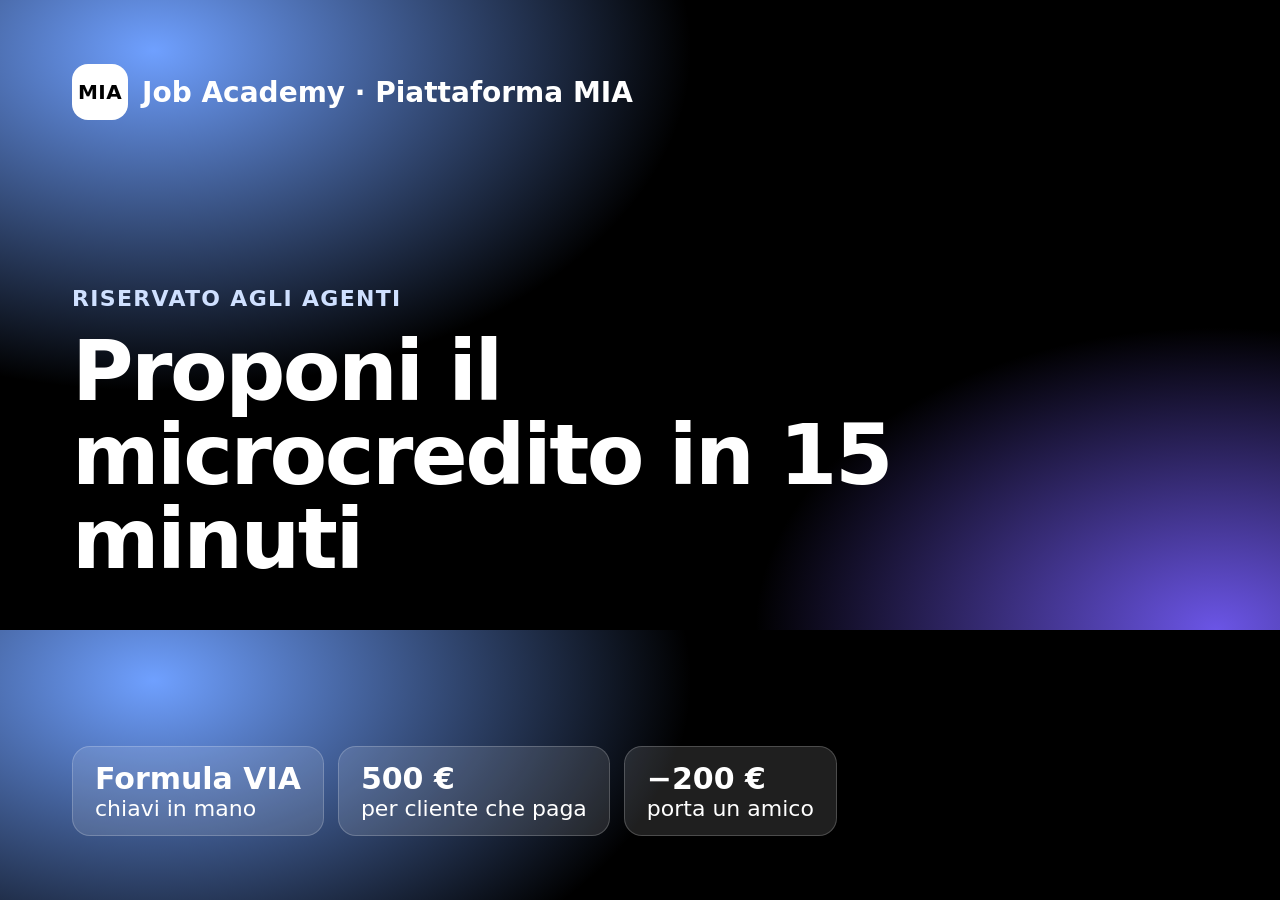
<file: og-src/og.html>
<!doctype html><html><head><meta charset="utf-8"><style>
body { margin: 0; width: 1200px; height: 630px; font-family: system-ui, -apple-system, "Segoe UI", Roboto, Arial, sans-serif; color: #fff; overflow: hidden;
  background: radial-gradient(70% 90% at 12% 8%, #6fa0ff 0%, transparent 60%), radial-gradient(60% 80% at 95% 100%, var(--c2, #6b55e6) 0%, transparent 60%), #000; }
.wrap { position: absolute; inset: 0; padding: 64px 72px; display: flex; flex-direction: column; justify-content: space-between; }
.brand { display: flex; align-items: center; gap: 14px; font-weight: 700; font-size: 28px; }
.mark { width: 56px; height: 56px; border-radius: 16px; background: #fff; color: #000; display: grid; place-items: center; font-size: 20px; letter-spacing: .02em; }
.kicker { font-size: 22px; font-weight: 600; letter-spacing: .06em; text-transform: uppercase; color: #cfe0ff; margin-bottom: 18px; }
h1 { margin: 0; font-size: 84px; line-height: 1; font-weight: 600; letter-spacing: -.03em; max-width: 15ch; }
.pills { display: flex; gap: 14px; }
.pill { padding: 14px 22px; border-radius: 18px; background: #ffffff1f; border: 1px solid #ffffff33; font-size: 22px; }
.pill b { display: block; font-size: 30px; }
</style></head><body><div class="wrap">
<div class="brand"><span class="mark" id="mark">MIA</span><span id="brand">Job Academy · Piattaforma MIA</span></div>
<div><div class="kicker" id="kicker">Riservato agli agenti</div><h1 id="title">Proponi il microcredito in 15 minuti</h1></div>
<div class="pills" id="pills"><div class="pill"><b>Formula VIA</b>chiavi in mano</div><div class="pill"><b>500 €</b>per cliente che paga</div><div class="pill"><b>−200 €</b>porta un amico</div></div>
</div></body></html>
</file>
<file: assets/styles.css>
/* Piattaforma MIA · stesso sistema visivo del sito microcredito (palette neutra, bottoni a pillola,
   card 20-32px, bande chiare/scure, gradiente blu). Nessun font, logo o immagine di terzi. */
:root {
  --font: system-ui, -apple-system, "Segoe UI", Roboto, Helvetica, Arial, sans-serif;
  --display: clamp(40px, 1.6rem + 3.6vw, 80px);
  --h2: clamp(32px, 1.6rem + 1.5vw, 52px);
  --h3: clamp(21px, 1.05rem + .7vw, 28px);
  --lead: clamp(18px, 1rem + .48vw, 22px);
  --body: clamp(16px, .95rem + .19vw, 17px);
  --bg: #fff; --surface: #f4f5f7; --ink: #191c1f; --muted: #5f636b; --line: #dfe1e6;
  --dark: #000; --dark-2: #111317; --on-dark: #f2f2f4; --on-dark-muted: #b9bcc4;
  --blue: #2f6fe8; --blue-2: #6fa0ff; --green: #12a150; --red: #d63a2f; --amber: #e8a317; --violet: #6b55e6;
  --radius: 24px; --pill: 999px; --nav: 68px; --wrap: 1160px;
  --ease: cubic-bezier(.15, .5, .5, 1);
}
*, *::before, *::after { box-sizing: border-box; }
html { scroll-behavior: smooth; -webkit-text-size-adjust: 100%; }
body { margin: 0; background: var(--bg); color: var(--ink); font: 400 var(--body)/1.55 var(--font); }
img, svg, video { max-width: 100%; }
a { color: inherit; }
:focus-visible { outline: 3px solid var(--blue); outline-offset: 3px; }
.wrap { max-width: var(--wrap); margin: 0 auto; padding: 0 32px; }
@media (max-width: 600px) { .wrap { padding: 0 16px; } }
h1, h2, h3 { font-weight: 500; margin: 0; }
h1 { font-size: var(--display); line-height: 1.02; letter-spacing: -.025em; }
h2 { font-size: var(--h2); line-height: 1.05; letter-spacing: -.015em; margin-bottom: 18px; }
h3 { font-size: var(--h3); line-height: 1.15; letter-spacing: -.01em; margin-bottom: 10px; }
p { margin: 0 0 14px; }
.lead { font-size: var(--lead); line-height: 1.42; max-width: 46ch; }
.muted { color: var(--muted); }
.small { font-size: 14px; }
.kicker { display: inline-block; font-size: 13px; font-weight: 600; letter-spacing: .05em; text-transform: uppercase; color: var(--blue); margin: 0 0 12px; }
section { padding: 96px 0; }
@media (max-width: 600px) { section { padding: 64px 0; } }
.dark { background: var(--dark); color: var(--on-dark); }
.dark .muted { color: var(--on-dark-muted); }
.dark .kicker { color: var(--blue-2); }
.soft { background: var(--surface); }
.grid2 { display: grid; grid-template-columns: 1fr 1fr; gap: 28px; }
.grid2 > *, .grid3 > *, .grid4 > * { min-width: 0; }
.grid3 { display: grid; grid-template-columns: repeat(3, 1fr); gap: 20px; }
.grid4 { display: grid; grid-template-columns: repeat(4, 1fr); gap: 16px; }
@media (max-width: 900px) { .grid2, .grid3 { grid-template-columns: 1fr; } .grid4 { grid-template-columns: 1fr 1fr; } }
@media (max-width: 480px) { .grid4 { grid-template-columns: 1fr; } }
.card { background: var(--surface); border-radius: var(--radius); padding: 28px; }
.soft .card { background: #fff; }
.dark .card { background: #ffffff12; }

/* nav */
.nav { position: sticky; top: 0; z-index: 50; background: color-mix(in oklab, #fff 86%, transparent); backdrop-filter: blur(16px); -webkit-backdrop-filter: blur(16px); border-bottom: 1px solid #0000000f; transition: box-shadow .3s var(--ease); }
.nav.scrolled { box-shadow: 0 8px 30px #0000000f; }
.nav .wrap { display: flex; align-items: center; gap: 22px; height: var(--nav); }
.brand { display: flex; align-items: center; gap: 10px; font-weight: 700; text-decoration: none; white-space: nowrap; }
.brand-mark { width: 32px; height: 32px; border-radius: 10px; background: #000; color: #fff; display: grid; place-items: center; font-size: 13px; letter-spacing: .02em; }
.brand small { font-weight: 500; color: var(--muted); }
.nav-links { display: flex; gap: 22px; margin-left: auto; font-size: 15px; font-weight: 500; }
.nav-links a { text-decoration: none; opacity: .75; } .nav-links a:hover { opacity: 1; }
.nav-cta { display: flex; gap: 8px; margin-left: auto; }
.nav-links + .nav-cta { margin-left: 0; }
@media (max-width: 980px) { .nav-links { display: none; } .nav-cta { margin-left: auto; } }
@media (max-width: 480px) { .brand small { display: none; } .nav-cta .btn-outline { display: none; } }

/* buttons */
.btn { display: inline-flex; align-items: center; justify-content: center; gap: 8px; height: 48px; padding: 0 24px; border-radius: var(--pill); border: 0; background: #191c1f; color: #fff;
  font: 500 16px/1 var(--font); text-decoration: none; cursor: pointer; white-space: nowrap; transition: transform .25s var(--ease), filter .25s var(--ease), background .25s var(--ease); }
.btn:hover { filter: brightness(1.18); } .btn:active { transform: scale(.97); }
.btn-light { background: #fff; color: #000; }
.btn-blue { background: var(--blue); }
.btn-glass { background: #ffffff1f; color: #fff; backdrop-filter: blur(16px); -webkit-backdrop-filter: blur(16px); box-shadow: inset 0 0 0 1px #ffffff38; }
.btn-outline { background: transparent; color: inherit; box-shadow: inset 0 0 0 2px currentColor; }
.btn-sm { height: 40px; padding: 0 18px; font-size: 15px; }
.btn-xs { height: 32px; padding: 0 12px; font-size: 13px; }
.btn[disabled] { opacity: .5; cursor: not-allowed; }

/* hero */
.hero { position: relative; overflow: hidden; isolation: isolate; color: #fff; padding: 112px 0 96px;
  background: radial-gradient(110% 90% at 15% 10%, #6fa0ff 0%, transparent 55%), radial-gradient(80% 80% at 90% 95%, #2f6fe8 0%, transparent 60%), #000; }
.hero::before { content: ""; position: absolute; inset: -25%; z-index: -1; pointer-events: none;
  background: radial-gradient(35% 40% at 30% 35%, #6fa0ffb3 0%, transparent 70%), radial-gradient(30% 35% at 70% 70%, #6b55e6aa 0%, transparent 70%);
  animation: drift 18s var(--ease) infinite alternate; }
@keyframes drift { from { transform: translate3d(-4%, -3%, 0) scale(1); } to { transform: translate3d(5%, 4%, 0) scale(1.15); } }
.hero .lead { color: #e6ecfb; margin: 22px 0 30px; }
.hero-grid { display: grid; grid-template-columns: 1.1fr .9fr; gap: 48px; align-items: center; }
@media (max-width: 960px) { .hero-grid { grid-template-columns: 1fr; } }
.ctas { display: flex; flex-wrap: wrap; gap: 12px; }
.pills { display: flex; flex-wrap: wrap; gap: 10px; margin-top: 36px; }
.pill { padding: 10px 16px; border-radius: 16px; background: #ffffff1a; border: 1px solid #ffffff2e; backdrop-filter: blur(16px); -webkit-backdrop-filter: blur(16px); font-size: 14px; }
.pill b { display: block; font-size: 20px; font-weight: 600; }

/* "video" scenes: looping CSS animations in a device frame */
.scene { position: relative; border-radius: 32px; overflow: hidden; background: #0b0d12; box-shadow: 0 40px 80px #00000066, inset 0 0 0 1px #ffffff1f; aspect-ratio: 4 / 5; max-width: 440px; margin: 0 auto; width: 100%; }
.scene .rec { position: absolute; top: 16px; left: 16px; display: flex; align-items: center; gap: 8px; font-size: 12px; font-weight: 600; color: #fff; background: #00000066; padding: 6px 10px; border-radius: 99px; z-index: 3; }
.scene .rec::before { content: ""; width: 8px; height: 8px; border-radius: 50%; background: #ff4d4d; animation: blink 1.2s infinite; }
@keyframes blink { 50% { opacity: .2; } }
.scene .progress { position: absolute; left: 16px; right: 16px; bottom: 16px; height: 4px; border-radius: 4px; background: #ffffff26; z-index: 3; overflow: hidden; }
.scene .progress i { position: absolute; inset: 0; background: #fff; transform-origin: left; animation: prog 15s linear infinite; }
@keyframes prog { from { transform: scaleX(0); } to { transform: scaleX(1); } }
.slides { position: absolute; inset: 0; }
.slide { position: absolute; inset: 0; display: grid; align-content: center; gap: 14px; padding: 48px 32px; color: #fff; opacity: 0; animation: slide 15s infinite; }
.slide:nth-child(1) { animation-delay: 0s; background: radial-gradient(90% 70% at 20% 10%, #2f6fe8, #0b0d12 70%); }
.slide:nth-child(2) { animation-delay: 3s; background: radial-gradient(90% 70% at 80% 10%, #6b55e6, #0b0d12 70%); }
.slide:nth-child(3) { animation-delay: 6s; background: radial-gradient(90% 70% at 20% 90%, #0f9d8a, #0b0d12 70%); }
.slide:nth-child(4) { animation-delay: 9s; background: radial-gradient(90% 70% at 80% 90%, #ff7a3d, #0b0d12 70%); }
.slide:nth-child(5) { animation-delay: 12s; background: radial-gradient(90% 70% at 50% 0%, #12a150, #0b0d12 70%); }
@keyframes slide { 0% { opacity: 0; transform: scale(1.06); } 3%, 18% { opacity: 1; transform: scale(1); } 21%, 100% { opacity: 0; transform: scale(.98); } }
.slide .t { font-size: 14px; font-weight: 600; letter-spacing: .04em; text-transform: uppercase; opacity: .8; }
.slide .big { font-size: clamp(30px, 1.2rem + 2.4vw, 44px); line-height: 1.05; font-weight: 600; letter-spacing: -.02em; }
.slide .sub { font-size: 16px; color: #ffffffd0; max-width: 30ch; }
.slide .chiprow { display: flex; flex-wrap: wrap; gap: 8px; }
.slide .chiprow span { background: #ffffff24; border: 1px solid #ffffff38; padding: 6px 12px; border-radius: 99px; font-size: 13px; }

/* method timeline */
.timeline { display: grid; gap: 14px; margin-top: 36px; counter-reset: t; }
.tstep { display: grid; grid-template-columns: 120px 1fr; gap: 24px; align-items: start; padding: 24px 28px; border-radius: var(--radius); background: var(--surface); position: relative; overflow: hidden; }
.tstep::after { content: ""; position: absolute; left: 0; top: 0; bottom: 0; width: 4px; background: var(--blue); transform: scaleY(0); transform-origin: top; transition: transform .8s var(--ease); }
.tstep.in::after { transform: none; }
.tstep .min { font-size: 28px; font-weight: 600; letter-spacing: -.02em; color: var(--blue); }
.tstep .min small { display: block; font-size: 13px; color: var(--muted); font-weight: 500; letter-spacing: 0; }
.tstep h3 { margin-bottom: 6px; }
.tstep ul { margin: 8px 0 0; padding-left: 18px; }
.tstep li { margin: 4px 0; }
.say { margin-top: 10px; padding: 12px 16px; border-radius: 14px; background: #fff; border-left: 4px solid var(--green); font-size: 15px; }
.say::before { content: "Puoi dire: "; font-weight: 600; color: var(--green); }
@media (max-width: 640px) { .tstep { grid-template-columns: 1fr; gap: 6px; padding: 20px; } }

/* offer */
.offer { border-radius: 36px; padding: clamp(28px, 5vw, 64px); color: #fff; background: radial-gradient(120% 120% at 100% 0%, #a99bff 0%, #6b55e6 40%, #2b1c8f 100%); position: relative; overflow: hidden; }
.offer .logo-via { display: inline-flex; align-items: baseline; gap: 10px; font-size: clamp(44px, 2rem + 4vw, 96px); font-weight: 700; letter-spacing: -.04em; line-height: 1; }
.offer .logo-via small { font-size: 18px; font-weight: 500; letter-spacing: 0; opacity: .85; }
.via-letters { display: grid; grid-template-columns: repeat(3, 1fr); gap: 16px; margin: 32px 0; }
.via-letters div { background: #ffffff1c; border: 1px solid #ffffff30; border-radius: 22px; padding: 22px; }
.via-letters b { display: block; font-size: 44px; line-height: 1; font-weight: 700; margin-bottom: 8px; }
@media (max-width: 760px) { .via-letters { grid-template-columns: 1fr; } }
.offer ul { columns: 2; column-gap: 32px; padding-left: 18px; margin: 0; }
.offer li { break-inside: avoid; margin: 6px 0; }
@media (max-width: 760px) { .offer ul { columns: 1; } }

/* rules */
.rule { display: grid; grid-template-columns: 1fr 1fr; gap: 0; border-radius: var(--radius); overflow: hidden; background: #ffffff10; }
.rule + .rule { margin-top: 12px; }
.rule > div { padding: 20px 24px; }
.rule .no { background: #d63a2f22; border-right: 1px solid #ffffff14; }
.rule .no b::before { content: "✕  "; color: #ff6b5e; }
.rule .yes b::before { content: "✓  "; color: #3ddc84; }
.rule b { display: block; margin-bottom: 6px; }
.rule p { margin: 0; color: var(--on-dark-muted); font-size: 15px; }
@media (max-width: 760px) { .rule { grid-template-columns: 1fr; } .rule .no { border-right: 0; } }
.warning { margin-top: 32px; padding: 24px 28px; border-radius: var(--radius); background: #d63a2f; color: #fff; font-size: var(--lead); line-height: 1.4; }

/* earnings */
.levels { display: grid; grid-template-columns: repeat(4, 1fr); gap: 16px; margin-top: 32px; }
.level { border-radius: var(--radius); padding: 24px; color: #fff; position: relative; overflow: hidden; }
.level b { display: block; font-size: clamp(36px, 1.5rem + 2vw, 56px); font-weight: 600; letter-spacing: -.02em; line-height: 1; margin: 10px 0 8px; }
.level:nth-child(1) { background: linear-gradient(160deg, #2f6fe8, #1747b8); }
.level:nth-child(2) { background: linear-gradient(160deg, #6b55e6, #3d2bb0); }
.level:nth-child(3) { background: linear-gradient(160deg, #0f9d8a, #07665a); }
.level:nth-child(4) { background: linear-gradient(160deg, #ff7a3d, #c9431a); }
@media (max-width: 900px) { .levels { grid-template-columns: 1fr 1fr; } }
.flow { display: grid; grid-template-columns: repeat(5, 1fr); gap: 12px; margin-top: 32px; }
.flow div { background: var(--surface); border-radius: 20px; padding: 20px; position: relative; }
.flow b { display: block; font-size: 20px; margin-bottom: 4px; }
.flow .when { font-size: 13px; font-weight: 600; color: var(--blue); text-transform: uppercase; letter-spacing: .04em; }
@media (max-width: 960px) { .flow { grid-template-columns: 1fr 1fr; } }
@media (max-width: 480px) { .flow { grid-template-columns: 1fr; } }
table.price { width: 100%; border-collapse: collapse; margin-top: 12px; }
table.price td, table.price th { text-align: left; padding: 14px 0; border-top: 1px solid var(--line); }
table.price th { font-size: 13px; text-transform: uppercase; letter-spacing: .04em; color: var(--muted); font-weight: 600; }
table.price td:last-child, table.price th:last-child { text-align: right; font-weight: 600; }

/* calculator */
.calc { display: grid; grid-template-columns: 1fr 1fr; gap: 24px; margin-top: 32px; }
@media (max-width: 900px) { .calc { grid-template-columns: 1fr; } }
.field { display: grid; gap: 8px; margin-bottom: 20px; }
.field label { display: flex; justify-content: space-between; font-weight: 500; font-size: 15px; }
.field output { font-weight: 600; font-variant-numeric: tabular-nums; }
input[type=range] { width: 100%; accent-color: var(--blue); height: 28px; }
.result { background: #000; color: #fff; border-radius: 28px; padding: 28px; display: grid; gap: 4px; align-content: start; }
.result .row { display: flex; justify-content: space-between; gap: 16px; padding: 12px 0; border-top: 1px solid #ffffff1f; font-size: 15px; }
.result .row:first-of-type { border-top: 0; }
.result .row b { font-variant-numeric: tabular-nums; }
.result .hl { font-size: 15px; color: var(--on-dark-muted); }
.result .hl b { display: block; font-size: clamp(36px, 1.5rem + 2vw, 52px); color: #fff; font-weight: 600; letter-spacing: -.02em; }
.result .total { background: #ffffff14; border-radius: 16px; padding: 14px 16px; border: 0; margin-top: 8px; }

/* forms */
form { display: grid; gap: 18px; }
fieldset { border: 0; padding: 0; margin: 0; display: grid; gap: 14px; }
legend { font-weight: 600; font-size: 18px; margin-bottom: 6px; padding: 0; }
.row { display: grid; grid-template-columns: 1fr 1fr; gap: 14px; }
@media (max-width: 600px) { .row { grid-template-columns: 1fr; } }
label.f { display: block; font-weight: 500; font-size: 15px; }
label.f > input, label.f > select, label.f > textarea { display: block; margin-top: 6px; }
input[type=text], input[type=email], input[type=tel], input[type=number], input[type=date], select, textarea {
  width: 100%; height: 48px; padding: 0 16px; border-radius: 12px; border: 1px solid var(--line); background: #fff; font: 400 16px/1.2 var(--font); color: var(--ink); }
textarea { height: 100px; padding: 12px 16px; resize: vertical; }
input:focus, select:focus, textarea:focus { border-color: var(--blue); outline: 2px solid #6fa0ff55; }
.radio { display: flex; gap: 10px; flex-wrap: wrap; margin-top: 6px; }
.radio label { display: flex; align-items: center; gap: 8px; padding: 0 16px; height: 48px; border: 1px solid var(--line); border-radius: 12px; background: #fff; cursor: pointer; font-weight: 500; }
.radio input { accent-color: var(--blue); width: 18px; height: 18px; }
.check { display: flex; gap: 10px; align-items: flex-start; font-size: 15px; }
.check input { width: 20px; height: 20px; margin-top: 2px; flex: none; accent-color: var(--blue); }
.gdpr { display: grid; gap: 12px; background: var(--surface); border-radius: 16px; padding: 18px; font-size: 14px; }
.soft .gdpr { background: #fff; }
.gdpr p { margin: 0; color: var(--muted); }
.file { border: 1.5px dashed var(--line); border-radius: 18px; padding: 14px; background: #fff; display: block; font-weight: 500; font-size: 15px; }
.file input { display: block; margin-top: 8px; font: 400 14px var(--font); width: 100%; }
.file small { display: block; color: var(--muted); font-weight: 400; margin-top: 4px; }
.err { color: var(--red); font-size: 14px; min-height: 1em; margin: 0; }
.err:not(:empty) { background: #fde7e5; color: #a3241b; border-radius: 12px; padding: 12px 16px; font-size: 15px; font-weight: 500; }
.ok-box { background: #e8f7ee; color: #0b5a2e; border-radius: 16px; padding: 18px 20px; }
.notice { background: #fff; border-left: 4px solid var(--blue); border-radius: 12px; padding: 14px 18px; }
.offline { background: #fff4d6; color: #6b4b00; border-radius: 14px; padding: 14px 18px; font-size: 15px; }
.invited { display: inline-flex; align-items: center; gap: 10px; background: #e9f0ff; color: #1747b8; padding: 8px 14px; border-radius: 99px; font-weight: 500; font-size: 15px; }
.tabs { display: inline-flex; padding: 4px; background: var(--surface); border-radius: var(--pill); flex-wrap: wrap; gap: 2px; }
.tab { border: 0; background: transparent; height: 42px; padding: 0 20px; border-radius: var(--pill); font: 500 15px/1 var(--font); color: var(--ink); cursor: pointer; transition: background .25s var(--ease), color .25s var(--ease); }
.tab[aria-selected="true"] { background: #191c1f; color: #fff; }
.panel[hidden] { display: none; }
.panel:not([hidden]) { animation: panelIn .45s var(--ease); }
@keyframes panelIn { from { opacity: 0; transform: translateY(10px); } to { opacity: 1; transform: none; } }

/* training */
.week { display: grid; grid-template-columns: repeat(3, 1fr); gap: 16px; margin-top: 28px; }
.week div { border-radius: 22px; padding: 22px; background: #ffffff10; border: 1px solid #ffffff1c; }
.week b { display: block; font-size: 20px; margin: 6px 0; }
.week .day { font-size: 13px; text-transform: uppercase; letter-spacing: .05em; color: var(--blue-2); font-weight: 600; }
@media (max-width: 900px) { .week { grid-template-columns: 1fr; } }
.downloads { display: grid; grid-template-columns: repeat(3, 1fr); gap: 16px; margin-top: 20px; }
.dl { display: flex; gap: 14px; align-items: center; padding: 18px; border-radius: 20px; background: #fff; color: #111; text-decoration: none; transition: transform .3s var(--ease); }
.dl:hover { transform: translateY(-4px); }
.dl i { flex: none; width: 44px; height: 52px; border-radius: 8px; background: #d63a2f; color: #fff; font-style: normal; font-size: 12px; font-weight: 700; display: grid; place-items: end center; padding-bottom: 8px; }
.dl span small { display: block; color: var(--muted); font-size: 13px; }
@media (max-width: 900px) { .downloads { grid-template-columns: 1fr; } }

/* footer */
footer { background: var(--dark-2); color: var(--on-dark-muted); padding: 44px 0; font-size: 14px; }
footer .wrap { display: grid; gap: 10px; }
footer a { color: var(--on-dark); }

/* dashboard */
.dash-head { padding: 48px 0 28px; background: radial-gradient(90% 140% at 10% 0%, #2f6fe8 0%, #000 65%); color: #fff; }
.dash-head h1 { font-size: clamp(32px, 1.4rem + 2vw, 52px); }
.badge { display: inline-flex; align-items: center; gap: 6px; padding: 5px 12px; border-radius: 99px; font-size: 13px; font-weight: 600; background: #ffffff24; }
.stats { display: grid; grid-template-columns: repeat(4, 1fr); gap: 14px; margin-top: 28px; }
.stat { background: #ffffff14; border: 1px solid #ffffff22; border-radius: 22px; padding: 18px 20px; }
.stat b { display: block; font-size: clamp(26px, 1.1rem + 1.4vw, 36px); font-weight: 600; letter-spacing: -.02em; font-variant-numeric: tabular-nums; }
.stat span { font-size: 14px; color: var(--on-dark-muted); }
@media (max-width: 900px) { .stats { grid-template-columns: 1fr 1fr; } }
.dash { padding-top: 32px; padding-bottom: 80px; }
.dash .tabs { display: flex; flex-wrap: nowrap; overflow-x: auto; max-width: 100%; width: max-content; scrollbar-width: none; }
.dash .tabs .tab { flex: none; }
.dash .tabs { margin-bottom: 24px; }
.linkbox { display: flex; gap: 8px; align-items: center; background: #fff; border: 1px solid var(--line); border-radius: 14px; padding: 6px 6px 6px 14px; }
.linkbox code { flex: 1; min-width: 0; overflow: hidden; text-overflow: ellipsis; white-space: nowrap; font-size: 14px; }
.tbl-wrap { overflow-x: auto; border-radius: 18px; background: #fff; border: 1px solid var(--line); }
table.data { width: 100%; border-collapse: collapse; font-size: 14px; min-width: 720px; }
table.data th { text-align: left; font-size: 12px; text-transform: uppercase; letter-spacing: .04em; color: var(--muted); font-weight: 600; padding: 12px 14px; background: var(--surface); }
table.data td { padding: 12px 14px; border-top: 1px solid var(--line); vertical-align: middle; }
table.data select, table.data input { height: 36px; font-size: 14px; padding: 0 10px; width: auto; }
.st { display: inline-block; padding: 4px 10px; border-radius: 99px; font-size: 12px; font-weight: 600; white-space: nowrap; }
.st-in_valutazione { background: #fff4d6; color: #7a5600; }
.st-accettato { background: #e9f0ff; color: #1747b8; }
.st-respinto { background: #fde7e5; color: #a3241b; }
.st-pagato { background: #e3f6ec; color: #0b6b36; }
.st-concluso { background: #ece9ff; color: #3d2bb0; }
.st-da_liquidare { background: #fff4d6; color: #7a5600; }
.st-liquidata { background: #e3f6ec; color: #0b6b36; }

/* pyramid */
.pyramid { display: grid; gap: 8px; justify-items: center; margin: 8px 0 28px; }
.pyr { height: 56px; border-radius: 16px; color: #fff; display: flex; align-items: center; justify-content: space-between; padding: 0 20px; font-weight: 500; transition: width 1s var(--ease); width: 30%; }
.pyr b { font-size: 22px; }
.pyr.l0 { background: #191c1f; width: 28%; }
.pyr.l1 { background: #2f6fe8; } .pyr.l2 { background: #6b55e6; } .pyr.l3 { background: #0f9d8a; } .pyr.l4 { background: #ff7a3d; }
@media (max-width: 600px) { .pyr { padding: 0 12px; font-size: 14px; } .pyr.l0 { width: 60% !important; } }
.tree { overflow-x: auto; padding: 8px 0 16px; }
.tree ul { position: relative; display: flex; justify-content: center; gap: 12px; padding: 24px 0 0; margin: 0; list-style: none; }
.tree li { position: relative; display: flex; flex-direction: column; align-items: center; padding: 0 4px; }
.tree li::before { content: ""; position: absolute; top: -24px; left: 50%; height: 24px; border-left: 2px solid var(--line); }
.tree > ul > li::before { display: none; }
.tree ul ul::before { content: ""; position: absolute; top: 12px; left: var(--l, 50%); right: var(--r, 50%); border-top: 2px solid var(--line); }
.node { min-width: 120px; padding: 10px 12px; border-radius: 14px; background: #fff; border: 1px solid var(--line); text-align: center; font-size: 13px; box-shadow: 0 6px 16px #0000000d; }
.node b { display: block; font-size: 14px; }
.node .q { font-size: 11px; font-weight: 600; text-transform: uppercase; letter-spacing: .04em; }
.node.me { background: #191c1f; color: #fff; border: 0; }
.node.n1 { border-top: 4px solid #2f6fe8; } .node.n2 { border-top: 4px solid #6b55e6; } .node.n3 { border-top: 4px solid #0f9d8a; } .node.n4 { border-top: 4px solid #ff7a3d; }
.empty { padding: 32px; text-align: center; color: var(--muted); background: var(--surface); border-radius: 18px; }

/* motion */
.js .reveal { opacity: 0; transform: translateY(18px); transition: opacity .7s var(--ease), transform .7s var(--ease); transition-delay: var(--d, 0ms); }
.js .reveal.in { opacity: 1; transform: none; }
@media (prefers-reduced-motion: reduce) {
  html { scroll-behavior: auto; }
  .hero::before, .slide, .scene .progress i, .scene .rec::before, .panel:not([hidden]) { animation: none; }
  .slide { opacity: 0; } .slide:first-child { opacity: 1; }
  .js .reveal { opacity: 1; transform: none; transition: none; }
}
.hp { position: absolute; left: -9999px; }
.wa-float { position: fixed; right: 18px; bottom: 18px; z-index: 60; width: 54px; height: 54px; border-radius: 50%; background: #25d366; display: grid; place-items: center; box-shadow: 0 8px 24px #0000004d; }

/* porta un amico */
.amico-box { margin: 0; padding: 16px 18px; border-radius: 16px; color: #fff; background: radial-gradient(120% 140% at 100% 0%, #5fe0c4 0%, #0f9d8a 55%, #07665a 100%); }
.amico-share { margin-top: 16px; padding: 22px; border-radius: 20px; background: var(--surface); }
.amico-share h3 { margin-bottom: 6px; }
.friend { border-radius: 36px; padding: clamp(28px, 5vw, 56px); color: #fff; background: radial-gradient(120% 120% at 100% 0%, #5fe0c4 0%, #0f9d8a 45%, #07554b 100%); display: grid; grid-template-columns: 1fr 1fr; gap: 32px; align-items: center; }
.friend .big { font-size: clamp(56px, 2rem + 5vw, 120px); font-weight: 700; letter-spacing: -.04em; line-height: .9; }
.friend ol { margin: 0; padding-left: 20px; } .friend li { margin: 8px 0; }
@media (max-width: 860px) { .friend { grid-template-columns: 1fr; } }
.sum { display: grid; grid-template-columns: repeat(4, 1fr); gap: 12px; margin-bottom: 16px; }
.sum .card { padding: 18px 20px; } .sum b { display: block; font-size: 26px; font-weight: 600; font-variant-numeric: tabular-nums; }
@media (max-width: 900px) { .sum { grid-template-columns: 1fr 1fr; } }
.btn-danger { background: #d63a2f; }

[hidden] { display: none !important; }
</file>
<file: guide-src/_style.css>
@page { size: A4; margin: 16mm 16mm 18mm; }
body { font: 11pt/1.5 system-ui, -apple-system, "Segoe UI", Roboto, Arial, sans-serif; color: #191c1f; margin: 0; }
.cover { background: radial-gradient(110% 90% at 15% 10%, #6fa0ff 0%, transparent 55%), radial-gradient(80% 80% at 90% 95%, #2f6fe8 0%, transparent 60%), #000; color: #fff; border-radius: 18px; padding: 28px 30px; margin-bottom: 20px; -webkit-print-color-adjust: exact; print-color-adjust: exact; }
.cover small { text-transform: uppercase; letter-spacing: .06em; font-weight: 600; opacity: .8; font-size: 9pt; }
h1 { font-size: 28pt; line-height: 1.05; margin: 6px 0 8px; font-weight: 600; letter-spacing: -.02em; }
h2 { font-size: 14pt; margin: 18px 0 6px; }
.box { border-radius: 14px; background: #f4f5f7; padding: 12px 16px; margin: 8px 0; break-inside: avoid; -webkit-print-color-adjust: exact; print-color-adjust: exact; }
.box b.t { color: #2f6fe8; display: block; font-size: 10pt; text-transform: uppercase; letter-spacing: .04em; }
.say { border-left: 4px solid #12a150; padding-left: 10px; margin-top: 6px; }
.no { background: #fde7e5; } .yes { background: #e3f6ec; }
.grid { display: grid; grid-template-columns: 1fr 1fr; gap: 8px; }
ul { margin: 4px 0; padding-left: 18px; } li { margin: 2px 0; }
.foot { margin-top: 18px; font-size: 8.5pt; color: #5f636b; }
.check li { list-style: none; margin-left: -18px; } .check li::before { content: "☐  "; }
table { width: 100%; border-collapse: collapse; } td, th { text-align: left; padding: 5px 0; border-top: 1px solid #dfe1e6; }
</file>
